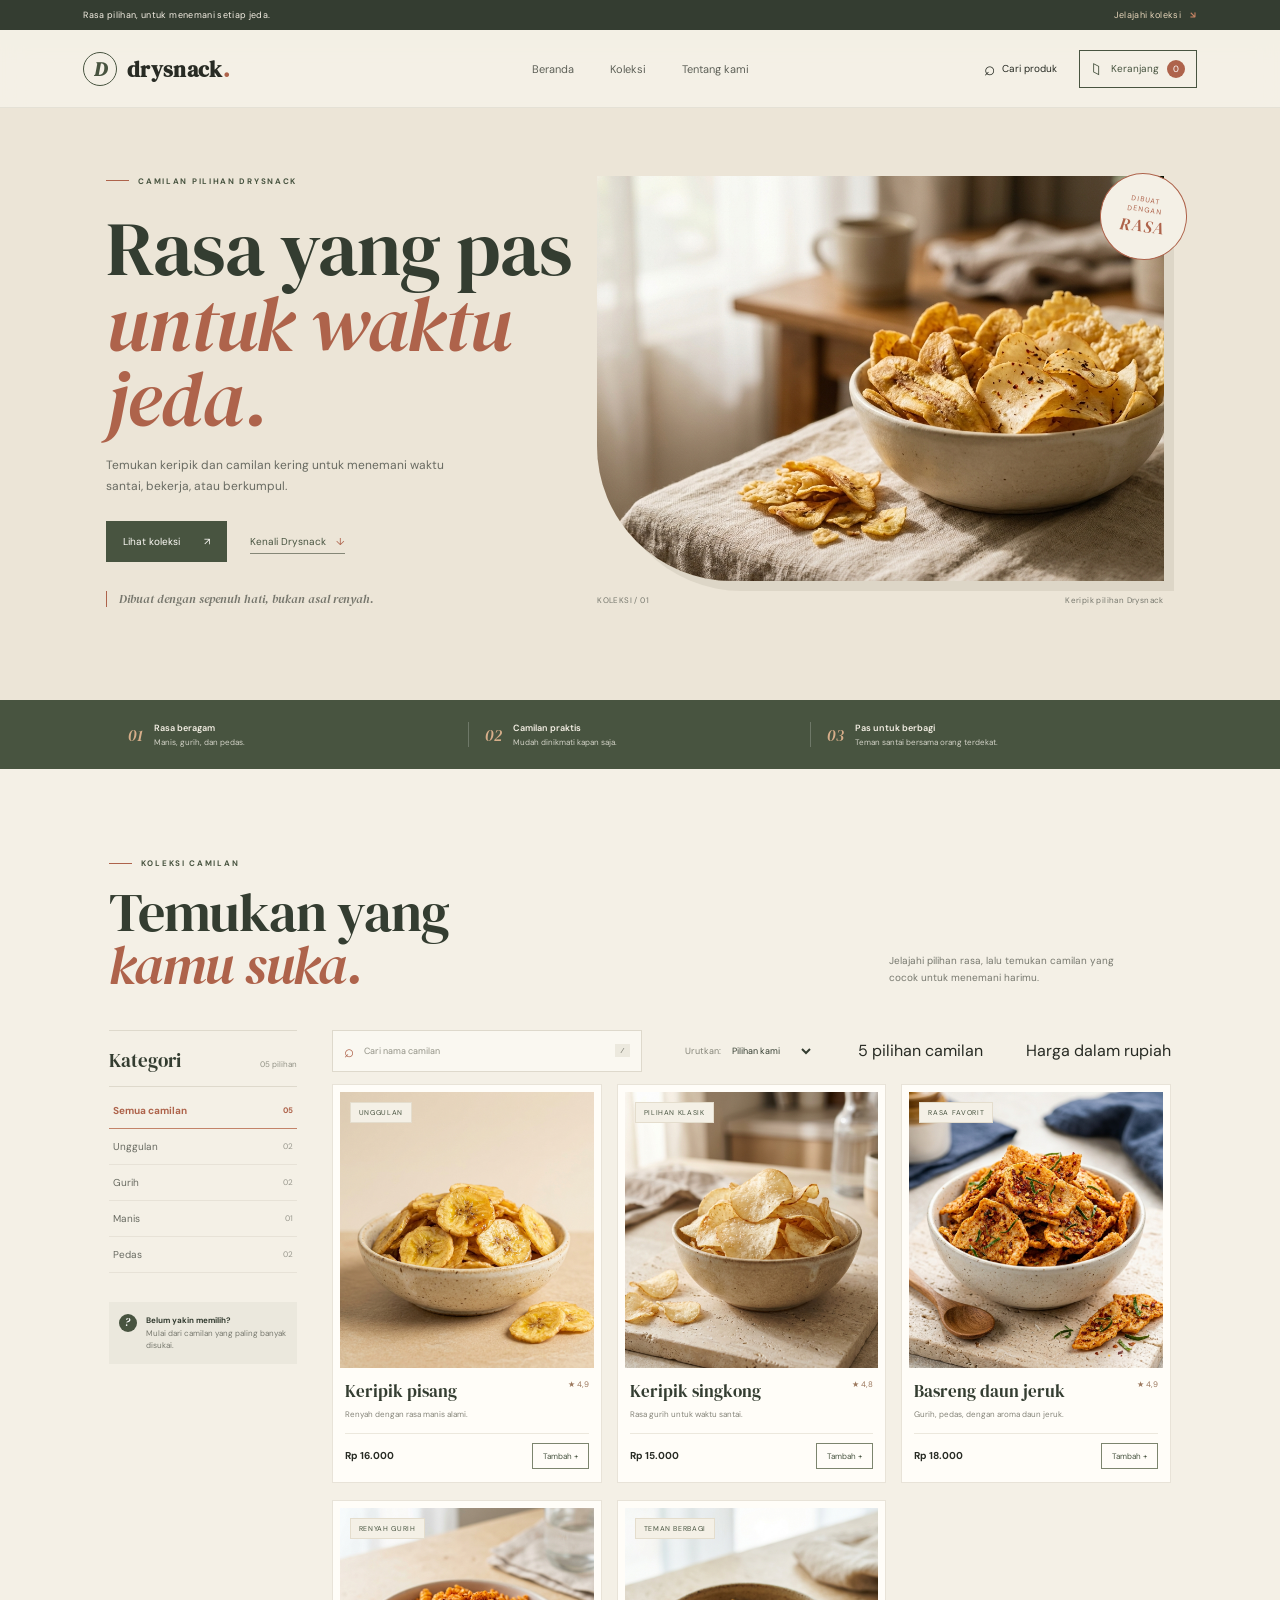
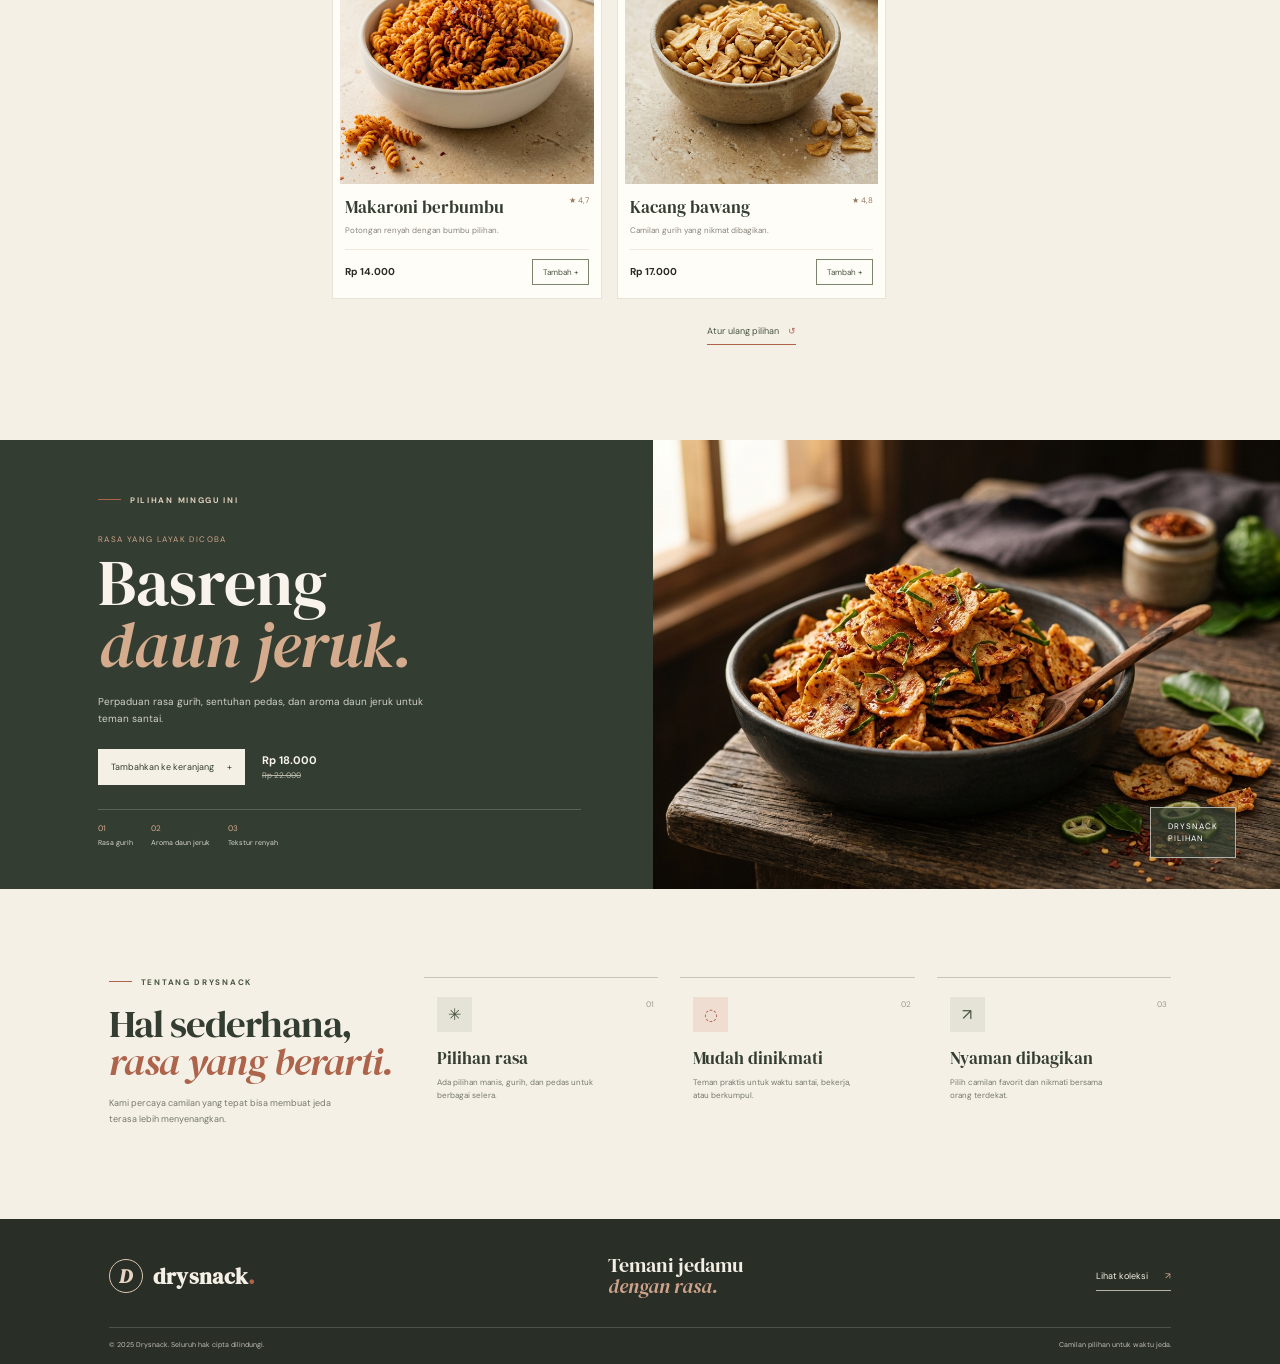
<file: index.html>
<!doctype html>
<html lang="id">

<head>
  <meta charset="UTF-8" />
  <meta name="viewport" content="width=device-width, initial-scale=1.0" />
  <meta name="theme-color" content="#f4f0e6" />
  <meta name="description"
    content="Temukan pilihan camilan kering Drysnack untuk menemani waktu santai, bekerja, atau berkumpul." />
  <title>Drysnack — Pilihan Camilan untuk Waktu Jeda</title>
  <link rel="icon" type="image/svg+xml" href="./public/drysnack-mark.svg" />
  <link rel="preconnect" href="https://fonts.googleapis.com" />
  <link rel="preconnect" href="https://fonts.gstatic.com" crossorigin />
  <link
    href="https://fonts.googleapis.com/css2?family=DM+Sans:wght@400;500;600;700&family=DM+Serif+Display:ital@0;1&display=swap"
    rel="stylesheet" />
  <link rel="stylesheet" href="./styles.css" />
</head>

<body>
  <div class="announcement"><span>Rasa pilihan, untuk menemani setiap jeda.</span><a href="#menu">Jelajahi koleksi
      <b>↘</b></a></div>
  <header class="site-header" id="top">
    <a class="brand" href="#top" aria-label="Drysnack — beranda"><span class="brand-mark">D</span><span>drysnack<span
          class="brand-dot">.</span></span></a>
    <nav class="main-nav" aria-label="Navigasi utama">
      <a href="#top">Beranda</a><a href="#menu">Koleksi</a><a href="#cerita">Tentang kami</a>
    </nav>
    <div class="header-actions">
      <a class="header-search-link" href="#menu" aria-label="Cari camilan"><span>⌕</span><span class="search-label">Cari
          produk</span></a>
      <button class="basket-trigger cart-button" aria-label="Buka keranjang"><span class="cart-icon"
          aria-hidden="true">▱</span><span class="cart-button-label">Keranjang</span><span
          class="cart-count">0</span></button>
    </div>
    <button class="mobile-menu" aria-label="Buka navigasi" aria-expanded="false">☰</button>
  </header>

  <main>
    <section class="hero" aria-labelledby="hero-title">
      <div class="hero-copy">
        <p class="eyebrow"><span class="eyebrow-line"></span> CAMILAN PILIHAN DRYSNACK</p>
        <h1 id="hero-title">Rasa yang pas<br /><em>untuk waktu jeda.</em></h1>
        <p class="hero-description">Temukan keripik dan camilan kering untuk menemani waktu santai, bekerja, atau
          berkumpul.</p>
        <div class="hero-actions"><a class="button button-primary" href="#menu">Lihat koleksi <span>↗</span></a><a
            class="hero-secondary" href="#cerita">Kenali Drysnack <span>↓</span></a></div>
        <p class="hero-note">Dibuat dengan sepenuh hati, bukan asal renyah.</p>
      </div>
      <div class="hero-art">
        <div class="hero-art-frame"><img src="./images/hero.jpg"
            alt="Aneka keripik kering tersaji dalam mangkuk" fetchpriority="high" /></div>
        <div class="hero-art-label"><span>KOLEKSI / 01</span><span>Keripik pilihan Drysnack</span></div>
        <span class="hero-seal">DIBUAT<br />DENGAN<br /><b>RASA</b></span>
      </div>
    </section>

    <section class="benefit-strip" aria-label="Keunggulan Drysnack">
      <div><span class="benefit-mark">01</span>
        <p><b>Rasa beragam</b><small>Manis, gurih, dan pedas.</small></p>
      </div>
      <div><span class="benefit-mark">02</span>
        <p><b>Camilan praktis</b><small>Mudah dinikmati kapan saja.</small></p>
      </div>
      <div><span class="benefit-mark">03</span>
        <p><b>Pas untuk berbagi</b><small>Teman santai bersama orang terdekat.</small></p>
      </div>
    </section>

    <section class="catalog" id="menu">
      <div class="catalog-intro">
        <div>
          <p class="eyebrow"><span class="eyebrow-line"></span> KOLEKSI CAMILAN</p>
          <h2>Temukan yang<br /><em>kamu suka.</em></h2>
        </div>
        <p>Jelajahi pilihan rasa, lalu temukan camilan yang cocok untuk menemani harimu.</p>
      </div>
      <div class="shop-layout">
        <aside class="filter-panel" aria-label="Filter produk">
          <div class="filter-heading">
            <h3>Kategori</h3><span id="filter-count">05 pilihan</span>
          </div>
          <div class="category-row" role="group" aria-label="Pilih kategori camilan">
            <button class="category-chip active" data-category="Semua" aria-pressed="true"><span>Semua
                camilan</span><span class="chip-count">05</span></button>
            <button class="category-chip" data-category="Favorit" aria-pressed="false"><span>Unggulan</span><span
                class="chip-count">02</span></button>
            <button class="category-chip" data-category="Gurih" aria-pressed="false"><span>Gurih</span><span
                class="chip-count">02</span></button>
            <button class="category-chip" data-category="Manis" aria-pressed="false"><span>Manis</span><span
                class="chip-count">01</span></button>
            <button class="category-chip" data-category="Pedas" aria-pressed="false"><span>Pedas</span><span
                class="chip-count">02</span></button>
          </div>
          <div class="filter-note"><span>?</span>
            <p><b>Belum yakin memilih?</b><br />Mulai dari camilan yang paling banyak disukai.</p>
          </div>
        </aside>
        <div class="shop-content">
          <div class="shop-toolbar">
            <label class="search-box"><span aria-hidden="true">⌕</span><input id="product-search" type="search"
                placeholder="Cari nama camilan" aria-label="Cari nama camilan" /><kbd>/</kbd></label>
            <label class="sort-control"><span>Urutkan:</span><select id="sort-products" aria-label="Urutkan produk">
                <option value="featured">Pilihan kami</option>
                <option value="price-low">Harga terendah</option>
                <option value="price-high">Harga tertinggi</option>
                <option value="name">Nama A–Z</option>
              </select></label>
          </digit 
          <div class="results-line"><span id="catalog-count">05 pilihan camilan</span><span>Harga dalam rupiah</span>
          </div>
          <div class="product-grid" id="product-grid" aria-live="polite"></div>
          <button class="text-link" id="more-products">Atur ulang pilihan <span>↺</span></button>
        </div>
      </div>
    </section>

    <section class="promo" id="promo">
      <div class="promo-copy">
        <p class="eyebrow light"><span class="eyebrow-line"></span> PILIHAN MINGGU INI</p>
        <p class="promo-overline">RASA YANG LAYAK DICOBA</p>
        <h2>Basreng<br /><em>daun jeruk.</em></h2>
        <p class="promo-description">Perpaduan rasa gurih, sentuhan pedas, dan aroma daun jeruk untuk teman santai.</p>
        <div class="promo-order"><button class="button button-light" data-add="basreng">Tambahkan ke keranjang
            <span>+</span></button>
          <div class="promo-price"><strong>Rp 18.000</strong><del>Rp 22.000</del></div>
        </div>
        <div class="promo-details"><span>01 <b>Rasa gurih</b></span><span>02 <b>Aroma daun jeruk</b></span><span>03
            <b>Tekstur renyah</b></span></div>
      </div>
      <div class="promo-image" role="img" aria-label="Camilan kering Drysnack tersaji di atas meja"><span
          class="promo-image-label">DRYSNACK<br />PILIHAN</span></div>
    </section>

    <section class="story" id="cerita">
      <div class="story-heading">
        <p class="eyebrow"><span class="eyebrow-line"></span> TENTANG DRYSNACK</p>
        <h2>Hal sederhana,<br /><em>rasa yang berarti.</em></h2>
        <p>Kami percaya camilan yang tepat bisa membuat jeda terasa lebih menyenangkan.</p>
      </div>
      <div class="story-card"><span class="story-number">01</span><span class="story-icon">✳</span>
        <h3>Pilihan rasa</h3>
        <p>Ada pilihan manis, gurih, dan pedas untuk berbagai selera.</p>
      </div>
      <div class="story-card"><span class="story-number">02</span><span class="story-icon">◌</span>
        <h3>Mudah dinikmati</h3>
        <p>Teman praktis untuk waktu santai, bekerja, atau berkumpul.</p>
      </div>
      <div class="story-card"><span class="story-number">03</span><span class="story-icon">↗</span>
        <h3>Nyaman dibagikan</h3>
        <p>Pilih camilan favorit dan nikmati bersama orang terdekat.</p>
      </div>
    </section>
  </main>

  <footer class="site-footer">
    <div class="footer-top"><a class="brand brand-footer" href="#top"><span
          class="brand-mark">D</span><span>drysnack<span class="brand-dot">.</span></span></a>
      <p>Temani jedamu<br /><em>dengan rasa.</em></p><a href="#menu" class="footer-cta">Lihat koleksi <span>↗</span></a>
    </div>
    <div class="footer-bottom"><span>© 2025 Drysnack. Seluruh hak cipta dilindungi.</span><span>Camilan pilihan untuk
        waktu jeda.</span></div>
  </footer>

  <div class="drawer-backdrop" id="drawer-backdrop"></div>
  <aside class="cart-drawer" id="cart-drawer" aria-label="Keranjang belanja" aria-hidden="true">
    <div class="drawer-head">
      <div>
        <p class="eyebrow">PESANAN ANDA</p>
        <h2>Keranjang <em>belanja</em></h2>
      </div><button class="close-drawer" aria-label="Tutup keranjang">×</button>
    </div>
    <div class="cart-items" id="cart-items"></div>
    <div class="cart-empty" id="cart-empty"><span>◌</span>
      <h3>Keranjang masih kosong</h3>
      <p>Pilih camilan untuk mulai menyusun pesanan.</p><button class="button button-primary close-and-shop">Jelajahi
        produk <span>↗</span></button>
    </div>
    <div class="cart-footer" id="cart-footer">
      <div class="subtotal"><span>Subtotal</span><strong id="cart-subtotal">Rp 0</strong></div>
      <p>Biaya pengiriman belum termasuk.</p><button class="button button-primary checkout-trigger">Lanjutkan pemesanan
        <span>↗</span></button>
    </div>
  </aside>

  <dialog class="checkout-dialog" id="checkout-dialog">
    <button class="dialog-close" aria-label="Tutup formulir">×</button>
    <p class="eyebrow"><span class="eyebrow-line"></span> RINGKASAN PESANAN</p>
    <h2>Informasi <em>pengiriman</em></h2>
    <form id="checkout-form">
      <label>Nama lengkap<input name="name" required placeholder="Masukkan nama lengkap" /></label>
      <label>Nomor WhatsApp<input name="phone" type="tel" required placeholder="Contoh: 0812 3456 7890" /></label>
      <label>Alamat pengiriman<textarea name="address" required rows="3"
          placeholder="Nama jalan, nomor rumah, kota"></textarea></label>
      <div class="checkout-total"><span>Total sementara</span><strong id="checkout-total">Rp 0</strong></div>
      <button class="button button-primary" type="submit">Konfirmasi pesanan <span>↗</span></button>
    </form>
    <p class="checkout-note">Formulir ini merupakan simulasi dan belum memproses pembayaran atau pengiriman.</p>
  </dialog>
  <div class="toast" id="toast" role="status" aria-live="polite"></div>
  <script src="./app.js" defer></script>
</body>

</html>
</file>
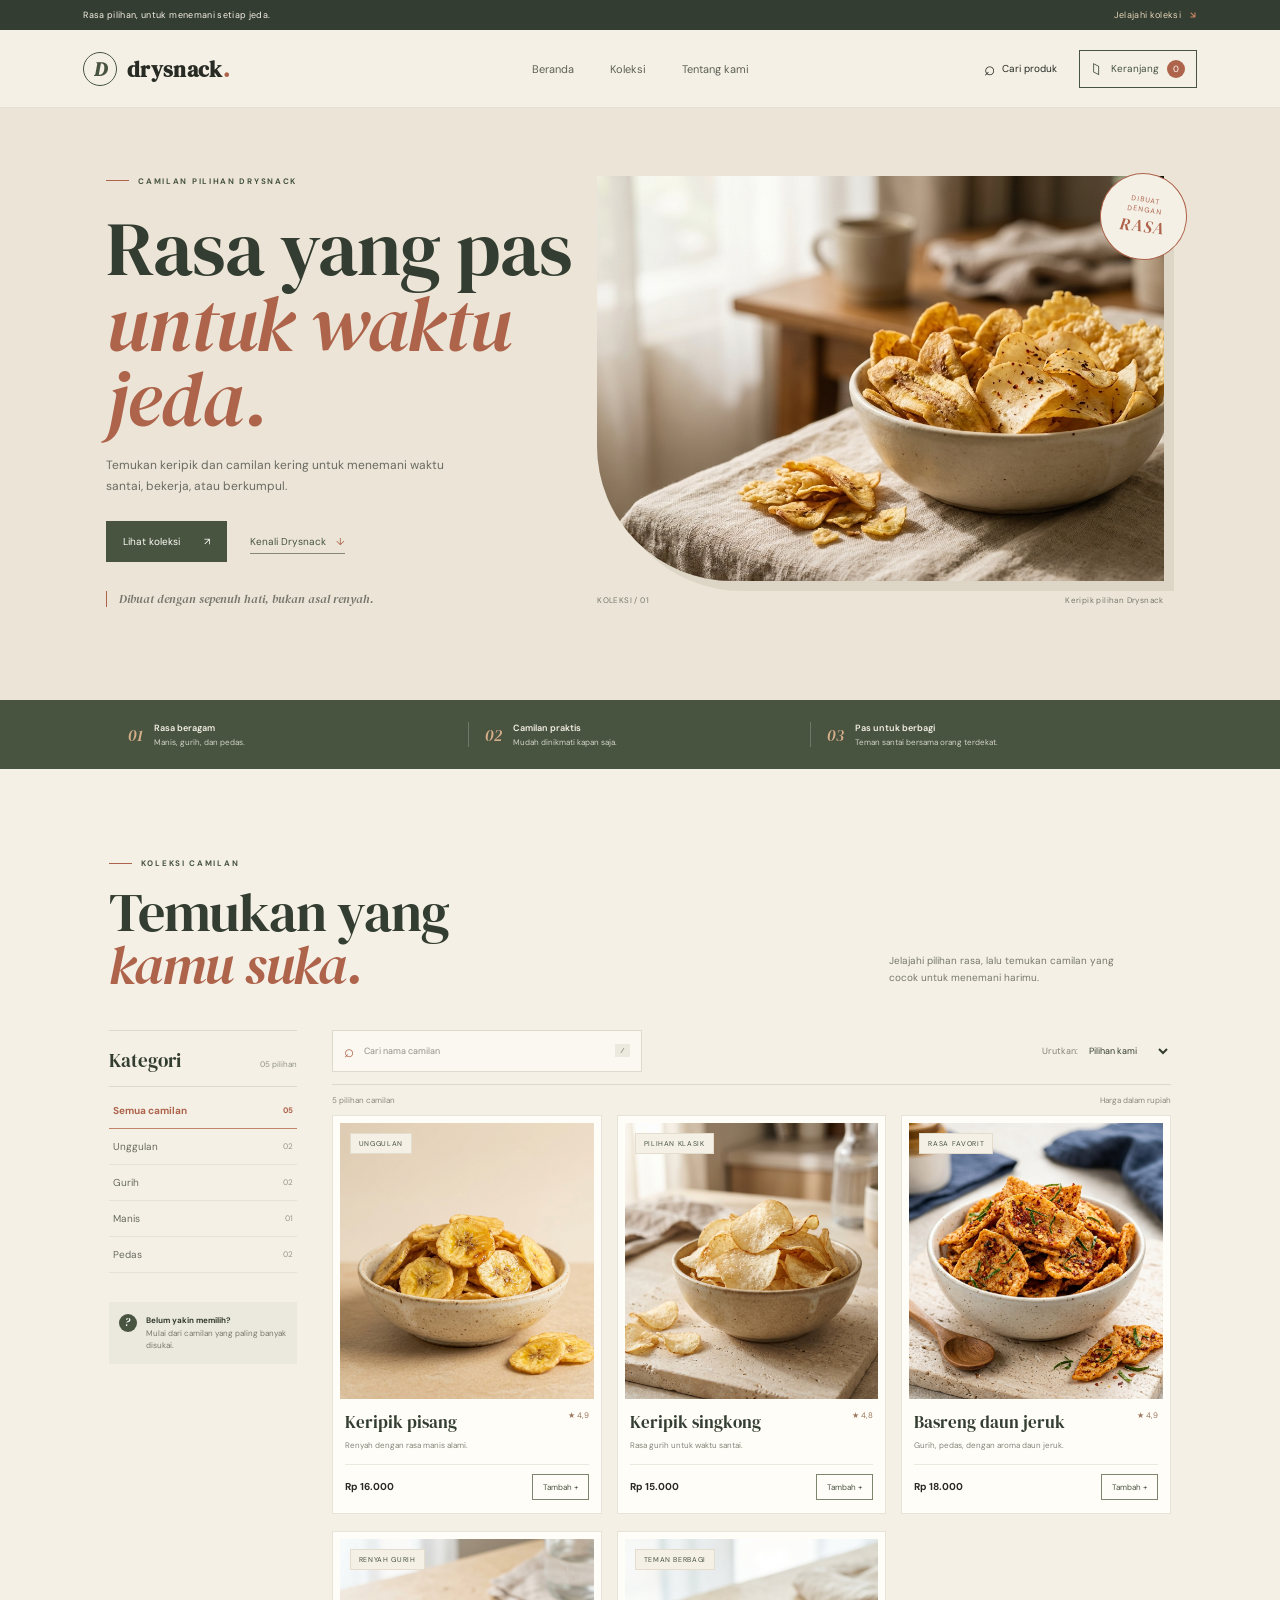
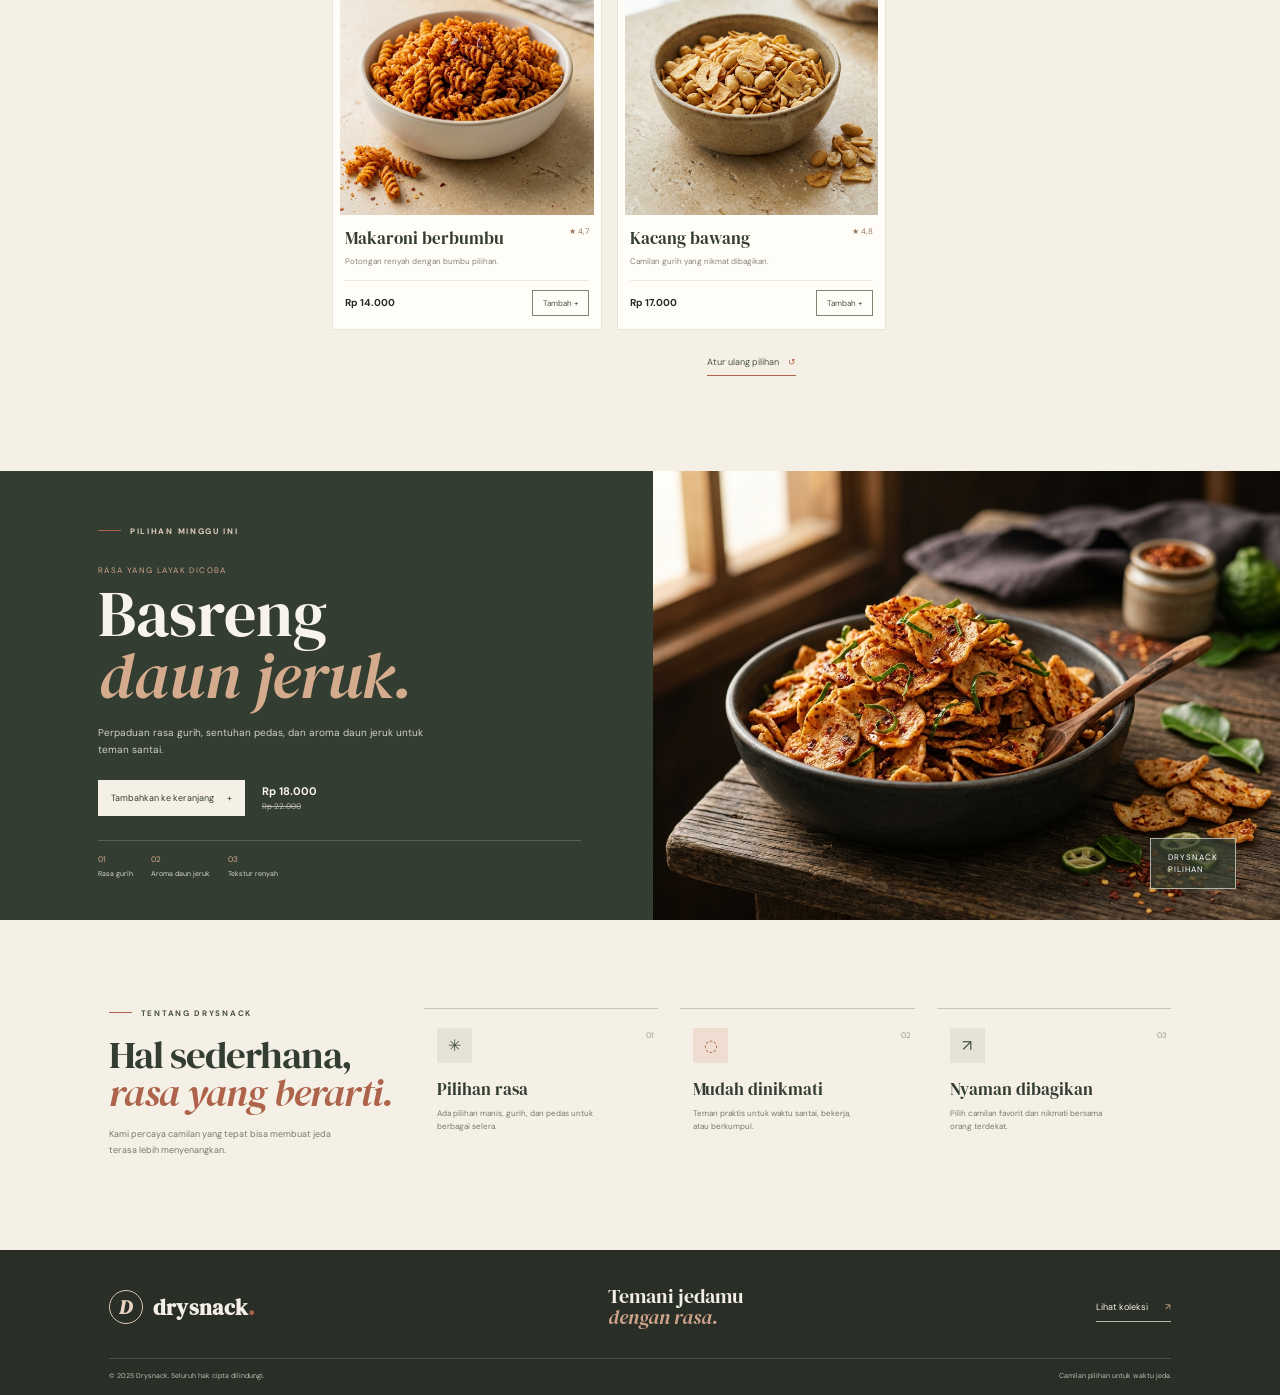
<file: public/index.html>
<!doctype html>
<html lang="id">

<head>
  <meta charset="UTF-8" />
  <meta name="viewport" content="width=device-width, initial-scale=1.0" />
  <meta name="theme-color" content="#f4f0e6" />
  <meta name="description"
    content="Temukan pilihan camilan kering Drysnack untuk menemani waktu santai, bekerja, atau berkumpul." />
  <title>Drysnack — Pilihan Camilan untuk Waktu Jeda</title>
  <link rel="icon" type="image/svg+xml" href="./public/drysnack-mark.svg" />
  <link rel="preconnect" href="https://fonts.googleapis.com" />
  <link rel="preconnect" href="https://fonts.gstatic.com" crossorigin />
  <link
    href="https://fonts.googleapis.com/css2?family=DM+Sans:wght@400;500;600;700&family=DM+Serif+Display:ital@0;1&display=swap"
    rel="stylesheet" />
  <link rel="stylesheet" href="./styles.css" />
</head>

<body>
  <div class="announcement"><span>Rasa pilihan, untuk menemani setiap jeda.</span><a href="#menu">Jelajahi koleksi
      <b>↘</b></a></div>
  <header class="site-header" id="top">
    <a class="brand" href="#top" aria-label="Drysnack — beranda"><span class="brand-mark">D</span><span>drysnack<span
          class="brand-dot">.</span></span></a>
    <nav class="main-nav" aria-label="Navigasi utama">
      <a href="#top">Beranda</a><a href="#menu">Koleksi</a><a href="#cerita">Tentang kami</a>
    </nav>
    <div class="header-actions">
      <a class="header-search-link" href="#menu" aria-label="Cari camilan"><span>⌕</span><span class="search-label">Cari
          produk</span></a>
      <button class="basket-trigger cart-button" aria-label="Buka keranjang"><span class="cart-icon"
          aria-hidden="true">▱</span><span class="cart-button-label">Keranjang</span><span
          class="cart-count">0</span></button>
    </div>
    <button class="mobile-menu" aria-label="Buka navigasi" aria-expanded="false">☰</button>
  </header>

  <main>
    <section class="hero" aria-labelledby="hero-title">
      <div class="hero-copy">
        <p class="eyebrow"><span class="eyebrow-line"></span> CAMILAN PILIHAN DRYSNACK</p>
        <h1 id="hero-title">Rasa yang pas<br /><em>untuk waktu jeda.</em></h1>
        <p class="hero-description">Temukan keripik dan camilan kering untuk menemani waktu santai, bekerja, atau
          berkumpul.</p>
        <div class="hero-actions"><a class="button button-primary" href="#menu">Lihat koleksi <span>↗</span></a><a
            class="hero-secondary" href="#cerita">Kenali Drysnack <span>↓</span></a></div>
        <p class="hero-note">Dibuat dengan sepenuh hati, bukan asal renyah.</p>
      </div>
      <div class="hero-art">
        <div class="hero-art-frame"><img src="./images/hero.jpg"
            alt="Aneka keripik kering tersaji dalam mangkuk" fetchpriority="high" /></div>
        <div class="hero-art-label"><span>KOLEKSI / 01</span><span>Keripik pilihan Drysnack</span></div>
        <span class="hero-seal">DIBUAT<br />DENGAN<br /><b>RASA</b></span>
      </div>
    </section>

    <section class="benefit-strip" aria-label="Keunggulan Drysnack">
      <div><span class="benefit-mark">01</span>
        <p><b>Rasa beragam</b><small>Manis, gurih, dan pedas.</small></p>
      </div>
      <div><span class="benefit-mark">02</span>
        <p><b>Camilan praktis</b><small>Mudah dinikmati kapan saja.</small></p>
      </div>
      <div><span class="benefit-mark">03</span>
        <p><b>Pas untuk berbagi</b><small>Teman santai bersama orang terdekat.</small></p>
      </div>
    </section>

    <section class="catalog" id="menu">
      <div class="catalog-intro">
        <div>
          <p class="eyebrow"><span class="eyebrow-line"></span> KOLEKSI CAMILAN</p>
          <h2>Temukan yang<br /><em>kamu suka.</em></h2>
        </div>
        <p>Jelajahi pilihan rasa, lalu temukan camilan yang cocok untuk menemani harimu.</p>
      </div>
      <div class="shop-layout">
        <aside class="filter-panel" aria-label="Filter produk">
          <div class="filter-heading">
            <h3>Kategori</h3><span id="filter-count">05 pilihan</span>
          </div>
          <div class="category-row" role="group" aria-label="Pilih kategori camilan">
            <button class="category-chip active" data-category="Semua" aria-pressed="true"><span>Semua
                camilan</span><span class="chip-count">05</span></button>
            <button class="category-chip" data-category="Favorit" aria-pressed="false"><span>Unggulan</span><span
                class="chip-count">02</span></button>
            <button class="category-chip" data-category="Gurih" aria-pressed="false"><span>Gurih</span><span
                class="chip-count">02</span></button>
            <button class="category-chip" data-category="Manis" aria-pressed="false"><span>Manis</span><span
                class="chip-count">01</span></button>
            <button class="category-chip" data-category="Pedas" aria-pressed="false"><span>Pedas</span><span
                class="chip-count">02</span></button>
          </div>
          <div class="filter-note"><span>?</span>
            <p><b>Belum yakin memilih?</b><br />Mulai dari camilan yang paling banyak disukai.</p>
          </div>
        </aside>
        <div class="shop-content">
          <div class="shop-toolbar">
            <label class="search-box"><span aria-hidden="true">⌕</span><input id="product-search" type="search"
                placeholder="Cari nama camilan" aria-label="Cari nama camilan" /><kbd>/</kbd></label>
            <label class="sort-control"><span>Urutkan:</span><select id="sort-products" aria-label="Urutkan produk">
                <option value="featured">Pilihan kami</option>
                <option value="price-low">Harga terendah</option>
                <option value="price-high">Harga tertinggi</option>
                <option value="name">Nama A–Z</option>
              </select></label>
          </div>
          <div class="results-line"><span id="catalog-count">05 pilihan camilan</span><span>Harga dalam rupiah</span>
          </div>
          <div class="product-grid" id="product-grid" aria-live="polite"></div>
          <button class="text-link" id="more-products">Atur ulang pilihan <span>↺</span></button>
        </div>
      </div>
    </section>

    <section class="promo" id="promo">
      <div class="promo-copy">
        <p class="eyebrow light"><span class="eyebrow-line"></span> PILIHAN MINGGU INI</p>
        <p class="promo-overline">RASA YANG LAYAK DICOBA</p>
        <h2>Basreng<br /><em>daun jeruk.</em></h2>
        <p class="promo-description">Perpaduan rasa gurih, sentuhan pedas, dan aroma daun jeruk untuk teman santai.</p>
        <div class="promo-order"><button class="button button-light" data-add="basreng">Tambahkan ke keranjang
            <span>+</span></button>
          <div class="promo-price"><strong>Rp 18.000</strong><del>Rp 22.000</del></div>
        </div>
        <div class="promo-details"><span>01 <b>Rasa gurih</b></span><span>02 <b>Aroma daun jeruk</b></span><span>03
            <b>Tekstur renyah</b></span></div>
      </div>
      <div class="promo-image" role="img" aria-label="Camilan kering Drysnack tersaji di atas meja"><span
          class="promo-image-label">DRYSNACK<br />PILIHAN</span></div>
    </section>

    <section class="story" id="cerita">
      <div class="story-heading">
        <p class="eyebrow"><span class="eyebrow-line"></span> TENTANG DRYSNACK</p>
        <h2>Hal sederhana,<br /><em>rasa yang berarti.</em></h2>
        <p>Kami percaya camilan yang tepat bisa membuat jeda terasa lebih menyenangkan.</p>
      </div>
      <div class="story-card"><span class="story-number">01</span><span class="story-icon">✳</span>
        <h3>Pilihan rasa</h3>
        <p>Ada pilihan manis, gurih, dan pedas untuk berbagai selera.</p>
      </div>
      <div class="story-card"><span class="story-number">02</span><span class="story-icon">◌</span>
        <h3>Mudah dinikmati</h3>
        <p>Teman praktis untuk waktu santai, bekerja, atau berkumpul.</p>
      </div>
      <div class="story-card"><span class="story-number">03</span><span class="story-icon">↗</span>
        <h3>Nyaman dibagikan</h3>
        <p>Pilih camilan favorit dan nikmati bersama orang terdekat.</p>
      </div>
    </section>
  </main>

  <footer class="site-footer">
    <div class="footer-top"><a class="brand brand-footer" href="#top"><span
          class="brand-mark">D</span><span>drysnack<span class="brand-dot">.</span></span></a>
      <p>Temani jedamu<br /><em>dengan rasa.</em></p><a href="#menu" class="footer-cta">Lihat koleksi <span>↗</span></a>
    </div>
    <div class="footer-bottom"><span>© 2025 Drysnack. Seluruh hak cipta dilindungi.</span><span>Camilan pilihan untuk
        waktu jeda.</span></div>
  </footer>

  <div class="drawer-backdrop" id="drawer-backdrop"></div>
  <aside class="cart-drawer" id="cart-drawer" aria-label="Keranjang belanja" aria-hidden="true">
    <div class="drawer-head">
      <div>
        <p class="eyebrow">PESANAN ANDA</p>
        <h2>Keranjang <em>belanja</em></h2>
      </div><button class="close-drawer" aria-label="Tutup keranjang">×</button>
    </div>
    <div class="cart-items" id="cart-items"></div>
    <div class="cart-empty" id="cart-empty"><span>◌</span>
      <h3>Keranjang masih kosong</h3>
      <p>Pilih camilan untuk mulai menyusun pesanan.</p><button class="button button-primary close-and-shop">Jelajahi
        produk <span>↗</span></button>
    </div>
    <div class="cart-footer" id="cart-footer">
      <div class="subtotal"><span>Subtotal</span><strong id="cart-subtotal">Rp 0</strong></div>
      <p>Biaya pengiriman belum termasuk.</p><button class="button button-primary checkout-trigger">Lanjutkan pemesanan
        <span>↗</span></button>
    </div>
  </aside>

  <dialog class="checkout-dialog" id="checkout-dialog">
    <button class="dialog-close" aria-label="Tutup formulir">×</button>
    <p class="eyebrow"><span class="eyebrow-line"></span> RINGKASAN PESANAN</p>
    <h2>Informasi <em>pengiriman</em></h2>
    <form id="checkout-form">
      <label>Nama lengkap<input name="name" required placeholder="Masukkan nama lengkap" /></label>
      <label>Nomor WhatsApp<input name="phone" type="tel" required placeholder="Contoh: 0812 3456 7890" /></label>
      <label>Alamat pengiriman<textarea name="address" required rows="3"
          placeholder="Nama jalan, nomor rumah, kota"></textarea></label>
      <div class="checkout-total"><span>Total sementara</span><strong id="checkout-total">Rp 0</strong></div>
      <button class="button button-primary" type="submit">Konfirmasi pesanan <span>↗</span></button>
    </form>
    <p class="checkout-note">Formulir ini merupakan simulasi dan belum memproses pembayaran atau pengiriman.</p>
  </dialog>
  <div class="toast" id="toast" role="status" aria-live="polite"></div>
  <script src="./app.js" defer></script>
</body>

</html>
</file>
<file: styles.css>
@import url("https://fonts.googleapis.com/css2?family=DM+Sans:wght@400;500;600;700&family=DM+Serif+Display:ital@0;1&display=swap");
:root {
  --paper: #f4f0e6;
  --white: #fffdf8;
  --ink: #282b24;
  --muted: #77786e;
  --line: #ded9cc;
  --olive: #485440;
  --olive-dark: #343d31;
  --clay: #ae634b;
  --clay-light: #ead2c4;
  --sage: #dfe2d5;
  --sand: #e8ddc8;
  --display: "DM Serif Display", Georgia, serif;
  --body: "DM Sans", Arial, sans-serif;
}
* {
  box-sizing: border-box;
}
html {
  scroll-behavior: smooth;
  scroll-padding-top: 95px;
}
body {
  margin: 0;
  background: var(--paper);
  color: var(--ink);
  font-family: var(--body);
  -webkit-font-smoothing: antialiased;
}
button,
a,
input,
select,
textarea {
  font: inherit;
}
button {
  cursor: pointer;
}
a {
  color: inherit;
  text-decoration: none;
}
button:focus-visible,
a:focus-visible,
input:focus-visible,
select:focus-visible,
textarea:focus-visible {
  outline: 2px solid var(--clay);
  outline-offset: 3px;
}
.announcement {
  height: 30px;
  padding: 0 6.5%;
  display: flex;
  justify-content: space-between;
  align-items: center;
  background: var(--olive-dark);
  color: #f6f0e5;
  font-size: 9px;
  letter-spacing: 0.35px;
}
.announcement a {
  color: #e5d4b9;
}
.announcement b {
  color: #c78464;
  margin-left: 7px;
}
.site-header {
  height: 78px;
  padding: 0 6.5%;
  position: sticky;
  top: 0;
  z-index: 9;
  width: 100%;
  display: flex;
  align-items: center;
  justify-content: space-between;
  background: #f4f0e6ed;
  backdrop-filter: blur(14px);
  border-bottom: 1px solid #282b2414;
}
.brand {
  display: flex;
  align-items: center;
  gap: 10px;
  font: 600 22px var(--display);
  letter-spacing: 0.3px;
}
.brand-mark {
  display: grid;
  place-items: center;
  width: 34px;
  height: 34px;
  border: 1px solid var(--olive);
  border-radius: 50%;
  color: var(--olive);
  font: 600 20px var(--display);
  font-style: italic;
}
.brand-dot {
  color: var(--clay);
}
.main-nav {
  display: flex;
  gap: 36px;
  position: absolute;
  left: 50%;
  transform: translateX(-50%);
  font-size: 11px;
  color: #5e6058;
}
.main-nav a {
  transition: color 0.2s;
}
.main-nav a:hover {
  color: var(--clay);
}
.header-actions {
  display: flex;
  align-items: center;
  gap: 22px;
}
.header-search-link {
  display: flex;
  align-items: center;
  gap: 7px;
  font-size: 10px;
  color: var(--ink);
}
.header-search-link > span:first-child {
  font-size: 19px;
}
.cart-button {
  display: flex;
  align-items: center;
  gap: 8px;
  padding: 9px 11px;
  border: 1px solid var(--olive);
  background: transparent;
  color: var(--olive);
  font-size: 10px;
  transition:
    background 0.2s,
    color 0.2s;
}
.cart-button:hover {
  background: var(--olive);
  color: white;
}
.cart-icon {
  font-size: 16px;
  line-height: 10px;
  transform: rotate(90deg);
}
.cart-count {
  display: grid;
  place-items: center;
  width: 18px;
  height: 18px;
  border-radius: 50%;
  background: var(--clay);
  color: white;
  font-size: 9px;
}
.mobile-menu {
  display: none;
  background: none;
  border: 0;
  color: var(--ink);
  font-size: 20px;
}
.hero {
  position: relative;
  display: grid;
  grid-template-columns: 0.92fr 1.08fr;
  align-items: center;
  min-height: 570px;
  padding: 60px 8.3%;
  background: #ece5d7;
  overflow: hidden;
}
.hero-copy {
  position: relative;
  z-index: 2;
  padding: 5px 0 30px;
}
.eyebrow {
  display: flex;
  align-items: center;
  gap: 9px;
  margin: 0;
  color: var(--olive);
  font-size: 8px;
  font-weight: 700;
  letter-spacing: 1.7px;
}
.eyebrow-line {
  display: block;
  width: 23px;
  height: 1px;
  background: var(--clay);
}
.hero h1,
.catalog-intro h2,
.story-heading h2 {
  margin: 25px 0 0;
  font: 400 clamp(48px, 6vw, 78px)/0.98 var(--display);
  letter-spacing: -1.1px;
  color: var(--olive-dark);
}
.hero h1 em,
.catalog-intro h2 em,
.story-heading h2 em {
  font-weight: 400;
  color: var(--clay);
}
.hero-description {
  max-width: 360px;
  margin: 19px 0 24px;
  color: #696b62;
  font-size: 12px;
  line-height: 1.75;
}
.hero-actions {
  display: flex;
  align-items: center;
  gap: 23px;
}
.button {
  display: inline-flex;
  align-items: center;
  justify-content: space-between;
  gap: 24px;
  padding: 13px 16px;
  border: 1px solid transparent;
  font-size: 10px;
  transition:
    background 0.2s,
    color 0.2s,
    border 0.2s;
}
.button-primary {
  background: var(--olive);
  color: #fffdf8;
}
.button-primary:hover {
  background: var(--olive-dark);
}
.button-light {
  background: var(--paper);
  color: var(--olive-dark);
}
.button-light:hover {
  background: var(--clay-light);
}
.hero-secondary {
  font-size: 10px;
  color: var(--olive);
  border-bottom: 1px solid #858777;
  padding: 5px 0;
}
.hero-secondary span {
  margin-left: 7px;
  color: var(--clay);
}
.hero-note {
  margin: 29px 0 0;
  padding-left: 12px;
  border-left: 1px solid var(--clay);
  color: #77776d;
  font: italic 12px var(--display);
}
.hero-art {
  position: relative;
  padding: 8px 10px 35px 0;
}
.hero-art-frame {
  height: 405px;
  overflow: hidden;
  background: var(--sand);
  border-radius: 0 0 0 135px;
  box-shadow: 10px 10px 0 #b5b09f4a;
}
.hero-art-frame img {
  width: 100%;
  height: 100%;
  object-fit: cover;
  display: block;
  transition: transform 0.7s;
}
.hero-art-frame:hover img {
  transform: scale(1.035);
}
.hero-art-label {
  display: flex;
  justify-content: space-between;
  margin-top: 14px;
  color: #77786e;
  font-size: 8px;
  letter-spacing: 0.4px;
}
.hero-seal {
  position: absolute;
  top: 5px;
  right: -13px;
  width: 87px;
  height: 87px;
  border: 1px solid var(--clay);
  border-radius: 50%;
  display: grid;
  align-content: center;
  text-align: center;
  color: var(--clay);
  font-size: 7px;
  line-height: 1.35;
  letter-spacing: 1px;
  background: var(--paper);
  transform: rotate(8deg);
}
.hero-seal b {
  font: italic 17px var(--display);
}
.benefit-strip {
  display: grid;
  grid-template-columns: repeat(3, 1fr);
  padding: 22px 10%;
  background: var(--olive);
  color: #f5f0e5;
}
.benefit-strip > div {
  display: flex;
  align-items: center;
  gap: 11px;
  padding: 0 16px;
  border-right: 1px solid #ffffff36;
}
.benefit-strip > div:first-child {
  padding-left: 0;
}
.benefit-strip > div:last-child {
  border: 0;
}
.benefit-mark {
  font: italic 16px var(--display);
  color: #d7ae8a;
}
.benefit-strip p {
  margin: 0;
  display: flex;
  flex-direction: column;
  gap: 3px;
}
.benefit-strip b {
  font-size: 9px;
  font-weight: 600;
}
.benefit-strip small {
  font-size: 8px;
  color: #d2d2c6;
}
.catalog {
  padding: 89px 8.5% 95px;
}
.catalog-intro {
  display: flex;
  justify-content: space-between;
  align-items: end;
  margin-bottom: 38px;
}
.catalog-intro h2,
.story-heading h2 {
  font-size: 54px;
  margin-top: 18px;
}
.catalog-intro > p {
  max-width: 250px;
  margin: 0 3% 5px 20px;
  color: var(--muted);
  font-size: 10px;
  line-height: 1.75;
}
.shop-layout {
  display: grid;
  grid-template-columns: 188px minmax(0, 1fr);
  gap: 35px;
}
.filter-panel {
  border-top: 1px solid var(--line);
  padding-top: 16px;
}
.filter-heading {
  display: flex;
  align-items: baseline;
  justify-content: space-between;
  padding-bottom: 13px;
  border-bottom: 1px solid var(--line);
}
.filter-heading h3 {
  font: 400 19px var(--display);
  margin: 0;
  color: var(--olive-dark);
}
.filter-heading > span {
  font-size: 8px;
  color: #929286;
}
.category-row {
  display: flex;
  flex-direction: column;
  padding: 6px 0;
}
.category-chip {
  width: 100%;
  display: flex;
  justify-content: space-between;
  align-items: center;
  text-align: left;
  padding: 11px 4px;
  background: transparent;
  border: 0;
  border-bottom: 1px solid #e7e2d7;
  color: #696b62;
  font-size: 10px;
  transition:
    color 0.18s,
    border 0.18s;
}
.category-chip:hover,
.category-chip.active {
  color: var(--clay);
}
.category-chip.active {
  font-weight: 700;
  border-bottom-color: #c38369;
}
.chip-count {
  font-size: 8px;
  color: #98978d;
}
.category-chip.active .chip-count {
  color: var(--clay);
}
.filter-note {
  display: flex;
  gap: 9px;
  margin-top: 23px;
  padding: 12px 10px;
  background: #ebe8dd;
}
.filter-note > span {
  display: grid;
  place-items: center;
  width: 18px;
  height: 18px;
  flex: none;
  background: var(--olive);
  color: white;
  border-radius: 50%;
  font: italic 11px var(--display);
}
.filter-note p {
  margin: 0;
  color: #78796f;
  font-size: 8px;
  line-height: 1.6;
}
.filter-note b {
  font-weight: 700;
  color: var(--olive-dark);
}
.shop-content {
  min-width: 0;
}
.shop-toolbar {
  display: flex;
  justify-content: space-between;
  align-items: center;
  gap: 15px;
  margin-bottom: 12px;
}
.search-box {
  display: flex;
  align-items: center;
  gap: 8px;
  flex: 1;
  max-width: 310px;
  padding: 9px 11px;
  border: 1px solid var(--line);
  background: #faf8f1;
}
.search-box > span {
  font-size: 17px;
  color: var(--clay);
}
.search-box input {
  width: 100%;
  min-width: 0;
  border: 0;
  outline: 0;
  background: transparent;
  color: var(--ink);
  font-size: 9px;
}
.search-box input::placeholder {
  color: #929286;
}
.search-box kbd {
  padding: 2px 5px;
  background: #ece9de;
  color: #77786e;
  font-size: 8px;
}
.sort-control {
  display: flex;
  align-items: center;
  gap: 7px;
  color: #858579;
  font-size: 9px;
}
.sort-control select {
  border: 0;
  background: transparent;
  color: var(--olive-dark);
  font-size: 9px;
  cursor: pointer;
}
.results-line {
  display: flex;
  justify-content: space-between;
  padding: 10px 0;
  border-top: 1px solid var(--line);
  color: #89897f;
  font-size: 8px;
}
.product-grid {
  display: grid;
  grid-template-columns: repeat(3, minmax(0, 1fr));
  gap: 17px 15px;
}
.product-card {
  position: relative;
  background: var(--white);
  padding: 7px 7px 13px;
  border: 1px solid #e8e3d8;
  transition:
    transform 0.25s,
    box-shadow 0.25s;
  animation: rise 0.35s both;
}
.product-card:hover {
  transform: translateY(-4px);
  box-shadow: 0 12px 25px #32342812;
}
.product-image {
  position: relative;
  overflow: hidden;
  aspect-ratio: 0.92;
  background: #ece4d6;
}
.product-card:nth-child(3n + 2) .product-image {
  background: #e4e5dc;
}
.product-card:nth-child(3n) .product-image {
  background: #efdcd1;
}
.product-image img {
  display: block;
  width: 100%;
  height: 100%;
  object-fit: cover;
  transition: transform 0.55s;
}
.product-card:hover .product-image img {
  transform: scale(1.04);
}
.product-badge {
  position: absolute;
  top: 10px;
  left: 10px;
  padding: 5px 8px;
  background: #f4f0e6;
  border: 1px solid #e4ddcd;
  color: var(--olive);
  font-size: 7px;
  letter-spacing: 0.65px;
  text-transform: uppercase;
}
.product-meta {
  padding: 11px 5px 0;
}
.product-topline {
  display: flex;
  justify-content: space-between;
  align-items: start;
  gap: 6px;
}
.product-name {
  font: 400 17px var(--display);
  color: var(--olive-dark);
  margin: 0;
}
.product-rating {
  font-size: 8px;
  color: #9a765b;
  white-space: nowrap;
}
.product-desc {
  margin: 5px 0 12px;
  color: #858479;
  font-size: 8px;
  line-height: 1.55;
  min-height: 13px;
}
.product-bottom {
  display: flex;
  justify-content: space-between;
  align-items: center;
  border-top: 1px solid #ece8dd;
  padding-top: 9px;
}
.price {
  font-size: 10px;
  font-weight: 700;
  color: var(--ink);
}
.add-button {
  padding: 7px 10px;
  border: 1px solid #7c856e;
  background: transparent;
  color: var(--olive);
  font-size: 8px;
  transition: 0.2s;
}
.add-button:hover {
  background: var(--olive);
  color: white;
}
.no-results {
  grid-column: 1/-1;
  padding: 44px 15px;
  text-align: center;
  color: var(--muted);
  font-size: 11px;
}
.text-link {
  display: block;
  margin: 19px auto 0;
  padding: 7px 0;
  border: 0;
  border-bottom: 1px solid var(--clay);
  background: transparent;
  color: var(--olive);
  font-size: 9px;
}
.text-link span {
  margin-left: 7px;
  color: var(--clay);
}
.promo {
  display: grid;
  grid-template-columns: 1.02fr 0.98fr;
  min-height: 445px;
  background: var(--olive-dark);
  color: #f8f4eb;
}
.promo-copy {
  padding: 55px 11% 42px 15%;
}
.eyebrow.light {
  color: #e0d0bd;
}
.promo-overline {
  margin: 29px 0 8px;
  color: #cfa48b;
  font-size: 8px;
  letter-spacing: 1.4px;
}
.promo-copy h2 {
  font: 400 clamp(46px, 5vw, 64px)/0.98 var(--display);
  margin: 0;
  color: #f8f4eb;
}
.promo-copy h2 em {
  font-weight: 400;
  color: #d4ab8c;
}
.promo-description {
  max-width: 340px;
  margin: 16px 0 22px;
  color: #d0d1c7;
  font-size: 10px;
  line-height: 1.7;
}
.promo-order {
  display: flex;
  align-items: center;
  gap: 17px;
}
.promo-order .button {
  font-size: 9px;
  padding: 11px 12px;
  gap: 13px;
}
.promo-price {
  display: flex;
  flex-direction: column;
  gap: 3px;
  white-space: nowrap;
}
.promo-price strong {
  font-size: 11px;
}
.promo-price del {
  font-size: 8px;
  color: #b8b8aa;
}
.promo-details {
  display: flex;
  gap: 18px;
  margin-top: 24px;
  padding-top: 13px;
  border-top: 1px solid #ffffff30;
}
.promo-details span {
  display: flex;
  flex-direction: column;
  gap: 5px;
  color: #d6a98c;
  font-size: 8px;
}
.promo-details b {
  color: #d7d7ce;
  font-size: 7px;
  font-weight: 400;
}
.promo-image {
  position: relative;
  min-height: 445px;
  background: url("./images/promo.jpg")
    center/cover no-repeat;
}
.promo-image-label {
  position: absolute;
  right: 7%;
  bottom: 7%;
  padding: 12px 17px;
  border: 1px solid #fff9;
  background: #354033b8;
  color: white;
  font-size: 8px;
  letter-spacing: 1px;
  line-height: 1.55;
}
.story {
  display: grid;
  grid-template-columns: 1.25fr repeat(3, 1fr);
  gap: 22px;
  padding: 88px 8.5% 92px;
}
.story-heading h2 {
  font-size: 39px;
}
.story-heading > p:last-child {
  max-width: 230px;
  margin: 15px 0 0;
  color: var(--muted);
  font-size: 9px;
  line-height: 1.7;
}
.story-card {
  position: relative;
  padding: 19px 13px 4px;
  border-top: 1px solid #c9c5b9;
}
.story-number {
  position: absolute;
  right: 4px;
  top: 21px;
  font-size: 8px;
  color: #9b998f;
}
.story-icon {
  display: grid;
  place-items: center;
  width: 35px;
  height: 35px;
  background: #e5e3d7;
  color: var(--olive);
  font-size: 16px;
}
.story-card:nth-child(3) .story-icon {
  background: #efddd2;
  color: var(--clay);
}
.story-card h3 {
  margin: 14px 0 6px;
  font: 400 17px var(--display);
  color: var(--olive-dark);
}
.story-card > p {
  max-width: 170px;
  margin: 0;
  color: var(--muted);
  font-size: 8px;
  line-height: 1.65;
}
.site-footer {
  padding: 36px 8.5% 15px;
  background: #292e27;
  color: #f5f0e5;
}
.footer-top {
  display: flex;
  align-items: center;
  justify-content: space-between;
  padding-bottom: 30px;
}
.brand-footer {
  color: #f5f0e5;
}
.brand-footer .brand-mark {
  border-color: #d9c8b2;
  color: #e7d5c2;
}
.footer-top > p {
  margin: 0;
  font: 400 20px/1.05 var(--display);
  color: #f3eee4;
}
.footer-top > p em {
  color: #cda28a;
}
.footer-cta {
  display: flex;
  gap: 17px;
  padding: 8px 0;
  border-bottom: 1px solid #b8b3a4;
  color: #f5f0e5;
  font-size: 9px;
}
.footer-cta span {
  color: #d9ad8f;
}
.footer-bottom {
  display: flex;
  justify-content: space-between;
  gap: 12px;
  padding-top: 12px;
  border-top: 1px solid #ffffff2b;
  color: #c2c1b6;
  font-size: 7px;
}
.drawer-backdrop {
  position: fixed;
  inset: 0;
  z-index: 10;
  background: #171a17a3;
  opacity: 0;
  visibility: hidden;
  transition:
    opacity 0.28s,
    visibility 0.28s;
}
.drawer-backdrop.open {
  opacity: 1;
  visibility: visible;
}
.cart-drawer {
  position: fixed;
  z-index: 11;
  right: 0;
  top: 0;
  width: min(420px, 100vw);
  height: 100dvh;
  display: flex;
  flex-direction: column;
  padding: 29px 25px;
  background: var(--paper);
  transform: translateX(102%);
  transition: transform 0.34s cubic-bezier(0.2, 0.8, 0.2, 1);
}
.cart-drawer.open {
  transform: translateX(0);
}
.drawer-head {
  display: flex;
  justify-content: space-between;
  align-items: start;
  padding-bottom: 20px;
  border-bottom: 1px solid var(--line);
}
.drawer-head h2,
.checkout-dialog h2 {
  margin: 7px 0 0;
  font: 400 27px/1.1 var(--display);
  color: var(--olive-dark);
}
.drawer-head h2 em,
.checkout-dialog h2 em {
  font-weight: 400;
  color: var(--clay);
}
.close-drawer,
.dialog-close {
  border: 0;
  background: transparent;
  color: var(--olive);
  font-size: 26px;
}
.cart-items {
  flex: 1;
  overflow: auto;
}
.cart-row {
  display: grid;
  grid-template-columns: 62px 1fr auto;
  gap: 13px;
  align-items: center;
  padding: 15px 0;
  border-bottom: 1px solid var(--line);
}
.cart-row img {
  width: 62px;
  height: 64px;
  object-fit: cover;
  background: var(--sand);
}
.cart-row h4 {
  margin: 0 0 5px;
  font: 400 15px var(--display);
  color: var(--olive-dark);
}
.cart-row p {
  margin: 0;
  font-size: 9px;
  color: var(--muted);
}
.quantity-control {
  display: flex;
  align-items: center;
  gap: 8px;
  margin-top: 8px;
}
.quantity-control button {
  width: 23px;
  height: 23px;
  border: 1px solid var(--line);
  border-radius: 50%;
  background: transparent;
  color: var(--olive);
  font-size: 12px;
}
.quantity-control span {
  font-size: 9px;
}
.remove-item {
  border: 0;
  background: none;
  color: var(--clay);
  font-size: 16px;
}
.cart-empty {
  margin: auto;
  text-align: center;
  max-width: 245px;
}
.cart-empty > span {
  font: italic 42px var(--display);
  color: var(--clay);
}
.cart-empty h3 {
  font: 400 19px var(--display);
  color: var(--olive-dark);
  margin: 9px 0 7px;
}
.cart-empty p {
  font-size: 10px;
  color: var(--muted);
  line-height: 1.6;
  margin: 0 0 17px;
}
.cart-empty .button {
  width: 100%;
}
.cart-footer {
  padding-top: 16px;
  border-top: 1px solid var(--line);
}
.subtotal {
  display: flex;
  justify-content: space-between;
  color: var(--olive-dark);
  font-size: 12px;
}
.cart-footer > p {
  margin: 7px 0 14px;
  color: var(--muted);
  font-size: 8px;
}
.cart-footer .button {
  width: 100%;
}
.checkout-dialog {
  position: relative;
  width: min(455px, calc(100vw - 28px));
  padding: 31px;
  border: 1px solid var(--line);
  background: var(--paper);
  color: var(--ink);
  box-shadow: 0 24px 80px #171a1733;
}
.checkout-dialog::backdrop {
  background: #171a1780;
}
.dialog-close {
  position: absolute;
  right: 17px;
  top: 14px;
}
.checkout-dialog h2 {
  margin: 12px 0 22px;
}
.checkout-dialog form {
  display: flex;
  flex-direction: column;
  gap: 12px;
}
.checkout-dialog label {
  color: var(--olive-dark);
  font-size: 9px;
  font-weight: 600;
}
.checkout-dialog input,
.checkout-dialog textarea {
  display: block;
  width: 100%;
  margin-top: 5px;
  padding: 10px;
  border: 1px solid var(--line);
  border-radius: 0;
  background: var(--white);
  color: var(--ink);
  font: 10px var(--body);
  outline: none;
}
.checkout-dialog input:focus,
.checkout-dialog textarea:focus {
  border-color: var(--clay);
}
.checkout-total {
  display: flex;
  justify-content: space-between;
  padding: 12px 0;
  border-top: 1px solid var(--line);
  font-size: 11px;
}
.checkout-note {
  margin: 12px 0 0;
  text-align: center;
  color: var(--muted);
  font-size: 8px;
  line-height: 1.5;
}
.toast {
  position: fixed;
  z-index: 20;
  left: 50%;
  bottom: 23px;
  transform: translate(-50%, 16px);
  padding: 11px 16px;
  background: var(--olive-dark);
  color: white;
  font-size: 10px;
  opacity: 0;
  pointer-events: none;
  transition: 0.24s;
}
.toast.show {
  opacity: 1;
  transform: translate(-50%, 0);
}
@keyframes rise {
  from {
    opacity: 0;
    transform: translateY(10px);
  }
  to {
    opacity: 1;
    transform: translateY(0);
  }
}
@media (max-width: 980px) {
  .hero {
    padding-left: 6%;
    padding-right: 6%;
    grid-template-columns: 0.95fr 1.05fr;
  }
  .hero-art-frame {
    height: 350px;
  }
  .catalog {
    padding-left: 6%;
    padding-right: 6%;
  }
  .shop-layout {
    grid-template-columns: 165px minmax(0, 1fr);
    gap: 23px;
  }
  .product-grid {
    grid-template-columns: repeat(2, minmax(0, 1fr));
  }
  .story {
    padding-left: 6%;
    padding-right: 6%;
    grid-template-columns: repeat(2, 1fr);
  }
  .story-heading {
    grid-column: span 2;
  }
  .promo-copy {
    padding-left: 10%;
    padding-right: 7%;
  }
}
@media (max-width: 640px) {
  html {
    scroll-padding-top: 75px;
  }
  .announcement {
    height: 27px;
    padding: 0 5%;
    font-size: 7px;
  }
  .announcement a {
    font-size: 7px;
  }
  .site-header {
    height: 65px;
    padding: 0 5%;
  }
  .brand {
    font-size: 20px;
  }
  .brand-mark {
    width: 30px;
    height: 30px;
    font-size: 18px;
  }
  .main-nav {
    display: none;
    position: absolute;
    top: 58px;
    left: auto;
    right: 12px;
    transform: none;
    width: 180px;
    padding: 16px;
    background: var(--white);
    box-shadow: 0 9px 22px #1e241b22;
    flex-direction: column;
    gap: 15px;
  }
  .main-nav.open {
    display: flex;
  }
  .main-nav a {
    font-size: 11px;
  }
  .header-actions {
    gap: 8px;
  }
  .header-search-link .search-label {
    display: none;
  }
  .header-search-link > span:first-child {
    font-size: 20px;
  }
  .cart-button {
    gap: 6px;
    padding: 7px;
  }
  .cart-button-label {
    display: none;
  }
  .cart-count {
    width: 17px;
    height: 17px;
    font-size: 8px;
  }
  .mobile-menu {
    display: block;
    margin-left: 3px;
  }
  .hero {
    display: flex;
    flex-direction: column;
    align-items: stretch;
    padding: 42px 6% 28px;
    min-height: 0;
  }
  .hero h1 {
    font-size: clamp(47px, 12vw, 64px);
    margin-top: 19px;
  }
  .hero-description {
    font-size: 10px;
    margin: 13px 0 17px;
    max-width: 300px;
  }
  .hero-actions {
    gap: 15px;
  }
  .button {
    padding: 11px 13px;
    font-size: 9px;
    gap: 17px;
  }
  .hero-secondary {
    font-size: 9px;
  }
  .hero-note {
    margin-top: 18px;
    font-size: 10px;
  }
  .hero-art {
    padding: 28px 8px 17px 0;
  }
  .hero-art-frame {
    height: clamp(220px, 66vw, 310px);
    border-bottom-left-radius: 85px;
    box-shadow: 7px 7px 0 #b5b09f4a;
  }
  .hero-art-label {
    font-size: 7px;
  }
  .hero-seal {
    width: 68px;
    height: 68px;
    right: -1px;
    top: 15px;
    font-size: 6px;
  }
  .hero-seal b {
    font-size: 14px;
  }
  .benefit-strip {
    padding: 15px 5%;
    grid-template-columns: 1fr;
    gap: 12px;
  }
  .benefit-strip > div {
    padding: 0;
    border: 0;
  }
  .benefit-strip p {
    gap: 2px;
  }
  .benefit-strip b {
    font-size: 8px;
  }
  .benefit-strip small {
    font-size: 7px;
  }
  .benefit-mark {
    font-size: 14px;
  }
  .catalog {
    padding: 57px 5% 62px;
  }
  .catalog-intro {
    align-items: start;
    gap: 10px;
    margin-bottom: 25px;
  }
  .catalog-intro .eyebrow {
    font-size: 7px;
  }
  .catalog-intro h2 {
    font-size: 40px;
    margin-top: 15px;
  }
  .catalog-intro > p {
    font-size: 8px;
    max-width: 130px;
    margin: 35px 0 0;
  }
  .shop-layout {
    display: flex;
    flex-direction: column;
    gap: 13px;
  }
  .filter-panel {
    padding-top: 11px;
  }
  .filter-heading {
    padding-bottom: 4px;
    border: 0;
  }
  .filter-heading h3 {
    font-size: 16px;
  }
  .filter-heading > span {
    font-size: 7px;
  }
  .category-row {
    flex-direction: row;
    overflow-x: auto;
    gap: 7px;
    padding: 7px 0 2px;
    scrollbar-width: none;
  }
  .category-row::-webkit-scrollbar {
    display: none;
  }
  .category-chip {
    width: auto;
    flex: none;
    gap: 8px;
    padding: 8px 10px;
    border: 1px solid #dcd8cd !important;
    font-size: 8px;
  }
  .category-chip.active {
    background: var(--olive);
    border-color: var(--olive) !important;
    color: white;
  }
  .category-chip.active .chip-count {
    color: #e6d9c9;
  }
  .chip-count {
    font-size: 7px;
  }
  .filter-note {
    display: none;
  }
  .shop-toolbar {
    gap: 7px;
    margin: 8px 0 7px;
    flex-wrap: wrap;
  }
  .search-box {
    max-width: none;
    flex: 1 1 100%;
    padding: 8px;
  }
  .sort-control {
    margin-left: auto;
    font-size: 8px;
  }
  .sort-control select {
    font-size: 8px;
  }
  .results-line {
    font-size: 7px;
    padding: 8px 0;
  }
  .product-grid {
    grid-template-columns: repeat(2, minmax(0, 1fr));
    gap: 10px;
  }
  .product-card {
    padding: 5px 5px 9px;
  }
  .product-image {
    aspect-ratio: 0.86;
  }
  .product-badge {
    top: 7px;
    left: 7px;
    padding: 4px 6px;
    font-size: 6px;
  }
  .product-meta {
    padding: 8px 3px 0;
  }
  .product-name {
    font-size: 14px;
  }
  .product-rating {
    font-size: 7px;
  }
  .product-desc {
    font-size: 7px;
    margin: 4px 0 8px;
    min-height: 20px;
  }
  .product-bottom {
    padding-top: 7px;
  }
  .price {
    font-size: 9px;
  }
  .add-button {
    font-size: 7px;
    padding: 6px 7px;
  }
  .text-link {
    margin-top: 15px;
    font-size: 8px;
  }
  .promo {
    display: flex;
    flex-direction: column-reverse;
  }
  .promo-copy {
    padding: 32px 7% 27px;
  }
  .promo-overline {
    margin-top: 21px;
    font-size: 7px;
  }
  .promo-copy h2 {
    font-size: 48px;
  }
  .promo-description {
    font-size: 9px;
    margin: 12px 0 16px;
  }
  .promo-order {
    gap: 10px;
  }
  .promo-order .button {
    font-size: 7px;
    padding: 10px 9px;
    gap: 8px;
  }
  .promo-price strong {
    font-size: 9px;
  }
  .promo-price del {
    font-size: 7px;
  }
  .promo-details {
    gap: 12px;
    margin-top: 17px;
    padding-top: 10px;
  }
  .promo-details span {
    font-size: 7px;
  }
  .promo-details b {
    font-size: 6px;
  }
  .promo-image {
    min-height: 0;
    height: 67vw;
    max-height: 300px;
    background-position: center;
  }
  .promo-image-label {
    font-size: 7px;
    padding: 9px 11px;
  }
  .story {
    padding: 58px 6% 61px;
    grid-template-columns: repeat(2, 1fr);
    gap: 17px 12px;
  }
  .story-heading {
    grid-column: span 2;
  }
  .story-heading .eyebrow {
    font-size: 7px;
  }
  .story-heading h2 {
    font-size: 35px;
    margin-top: 14px;
  }
  .story-heading > p:last-child {
    font-size: 8px;
    margin-top: 10px;
  }
  .story-card {
    padding: 12px 6px 0;
  }
  .story-number {
    top: 15px;
    font-size: 7px;
  }
  .story-icon {
    width: 29px;
    height: 29px;
    font-size: 14px;
  }
  .story-card h3 {
    font-size: 14px;
    margin: 11px 0 5px;
  }
  .story-card > p {
    font-size: 7px;
  }
  .site-footer {
    padding: 27px 6% 13px;
  }
  .footer-top {
    gap: 9px;
    padding-bottom: 22px;
  }
  .brand-footer {
    font-size: 17px;
  }
  .brand-footer .brand-mark {
    width: 27px;
    height: 27px;
  }
  .footer-top > p {
    font-size: 16px;
  }
  .footer-cta {
    font-size: 8px;
    gap: 8px;
  }
  .footer-bottom {
    font-size: 6px;
  }
  .cart-drawer {
    padding: 23px 18px;
  }
  .checkout-dialog {
    padding: 28px 21px;
  }
  .checkout-dialog h2 {
    font-size: 24px;
  }
}
@media (prefers-reduced-motion: reduce) {
  *,
  *::before,
  *::after {
    scroll-behavior: auto !important;
    animation-duration: 0.01ms !important;
    animation-iteration-count: 1 !important;
    transition-duration: 0.01ms !important;
  }
}
</file>
<file: public/styles.css>
@import url("https://fonts.googleapis.com/css2?family=DM+Sans:wght@400;500;600;700&family=DM+Serif+Display:ital@0;1&display=swap");
:root {
  --paper: #f4f0e6;
  --white: #fffdf8;
  --ink: #282b24;
  --muted: #77786e;
  --line: #ded9cc;
  --olive: #485440;
  --olive-dark: #343d31;
  --clay: #ae634b;
  --clay-light: #ead2c4;
  --sage: #dfe2d5;
  --sand: #e8ddc8;
  --display: "DM Serif Display", Georgia, serif;
  --body: "DM Sans", Arial, sans-serif;
}
* {
  box-sizing: border-box;
}
html {
  scroll-behavior: smooth;
  scroll-padding-top: 95px;
}
body {
  margin: 0;
  background: var(--paper);
  color: var(--ink);
  font-family: var(--body);
  -webkit-font-smoothing: antialiased;
}
button,
a,
input,
select,
textarea {
  font: inherit;
}
button {
  cursor: pointer;
}
a {
  color: inherit;
  text-decoration: none;
}
button:focus-visible,
a:focus-visible,
input:focus-visible,
select:focus-visible,
textarea:focus-visible {
  outline: 2px solid var(--clay);
  outline-offset: 3px;
}
.announcement {
  height: 30px;
  padding: 0 6.5%;
  display: flex;
  justify-content: space-between;
  align-items: center;
  background: var(--olive-dark);
  color: #f6f0e5;
  font-size: 9px;
  letter-spacing: 0.35px;
}
.announcement a {
  color: #e5d4b9;
}
.announcement b {
  color: #c78464;
  margin-left: 7px;
}
.site-header {
  height: 78px;
  padding: 0 6.5%;
  position: sticky;
  top: 0;
  z-index: 9;
  width: 100%;
  display: flex;
  align-items: center;
  justify-content: space-between;
  background: #f4f0e6ed;
  backdrop-filter: blur(14px);
  border-bottom: 1px solid #282b2414;
}
.brand {
  display: flex;
  align-items: center;
  gap: 10px;
  font: 600 22px var(--display);
  letter-spacing: 0.3px;
}
.brand-mark {
  display: grid;
  place-items: center;
  width: 34px;
  height: 34px;
  border: 1px solid var(--olive);
  border-radius: 50%;
  color: var(--olive);
  font: 600 20px var(--display);
  font-style: italic;
}
.brand-dot {
  color: var(--clay);
}
.main-nav {
  display: flex;
  gap: 36px;
  position: absolute;
  left: 50%;
  transform: translateX(-50%);
  font-size: 11px;
  color: #5e6058;
}
.main-nav a {
  transition: color 0.2s;
}
.main-nav a:hover {
  color: var(--clay);
}
.header-actions {
  display: flex;
  align-items: center;
  gap: 22px;
}
.header-search-link {
  display: flex;
  align-items: center;
  gap: 7px;
  font-size: 10px;
  color: var(--ink);
}
.header-search-link > span:first-child {
  font-size: 19px;
}
.cart-button {
  display: flex;
  align-items: center;
  gap: 8px;
  padding: 9px 11px;
  border: 1px solid var(--olive);
  background: transparent;
  color: var(--olive);
  font-size: 10px;
  transition:
    background 0.2s,
    color 0.2s;
}
.cart-button:hover {
  background: var(--olive);
  color: white;
}
.cart-icon {
  font-size: 16px;
  line-height: 10px;
  transform: rotate(90deg);
}
.cart-count {
  display: grid;
  place-items: center;
  width: 18px;
  height: 18px;
  border-radius: 50%;
  background: var(--clay);
  color: white;
  font-size: 9px;
}
.mobile-menu {
  display: none;
  background: none;
  border: 0;
  color: var(--ink);
  font-size: 20px;
}
.hero {
  position: relative;
  display: grid;
  grid-template-columns: 0.92fr 1.08fr;
  align-items: center;
  min-height: 570px;
  padding: 60px 8.3%;
  background: #ece5d7;
  overflow: hidden;
}
.hero-copy {
  position: relative;
  z-index: 2;
  padding: 5px 0 30px;
}
.eyebrow {
  display: flex;
  align-items: center;
  gap: 9px;
  margin: 0;
  color: var(--olive);
  font-size: 8px;
  font-weight: 700;
  letter-spacing: 1.7px;
}
.eyebrow-line {
  display: block;
  width: 23px;
  height: 1px;
  background: var(--clay);
}
.hero h1,
.catalog-intro h2,
.story-heading h2 {
  margin: 25px 0 0;
  font: 400 clamp(48px, 6vw, 78px)/0.98 var(--display);
  letter-spacing: -1.1px;
  color: var(--olive-dark);
}
.hero h1 em,
.catalog-intro h2 em,
.story-heading h2 em {
  font-weight: 400;
  color: var(--clay);
}
.hero-description {
  max-width: 360px;
  margin: 19px 0 24px;
  color: #696b62;
  font-size: 12px;
  line-height: 1.75;
}
.hero-actions {
  display: flex;
  align-items: center;
  gap: 23px;
}
.button {
  display: inline-flex;
  align-items: center;
  justify-content: space-between;
  gap: 24px;
  padding: 13px 16px;
  border: 1px solid transparent;
  font-size: 10px;
  transition:
    background 0.2s,
    color 0.2s,
    border 0.2s;
}
.button-primary {
  background: var(--olive);
  color: #fffdf8;
}
.button-primary:hover {
  background: var(--olive-dark);
}
.button-light {
  background: var(--paper);
  color: var(--olive-dark);
}
.button-light:hover {
  background: var(--clay-light);
}
.hero-secondary {
  font-size: 10px;
  color: var(--olive);
  border-bottom: 1px solid #858777;
  padding: 5px 0;
}
.hero-secondary span {
  margin-left: 7px;
  color: var(--clay);
}
.hero-note {
  margin: 29px 0 0;
  padding-left: 12px;
  border-left: 1px solid var(--clay);
  color: #77776d;
  font: italic 12px var(--display);
}
.hero-art {
  position: relative;
  padding: 8px 10px 35px 0;
}
.hero-art-frame {
  height: 405px;
  overflow: hidden;
  background: var(--sand);
  border-radius: 0 0 0 135px;
  box-shadow: 10px 10px 0 #b5b09f4a;
}
.hero-art-frame img {
  width: 100%;
  height: 100%;
  object-fit: cover;
  display: block;
  transition: transform 0.7s;
}
.hero-art-frame:hover img {
  transform: scale(1.035);
}
.hero-art-label {
  display: flex;
  justify-content: space-between;
  margin-top: 14px;
  color: #77786e;
  font-size: 8px;
  letter-spacing: 0.4px;
}
.hero-seal {
  position: absolute;
  top: 5px;
  right: -13px;
  width: 87px;
  height: 87px;
  border: 1px solid var(--clay);
  border-radius: 50%;
  display: grid;
  align-content: center;
  text-align: center;
  color: var(--clay);
  font-size: 7px;
  line-height: 1.35;
  letter-spacing: 1px;
  background: var(--paper);
  transform: rotate(8deg);
}
.hero-seal b {
  font: italic 17px var(--display);
}
.benefit-strip {
  display: grid;
  grid-template-columns: repeat(3, 1fr);
  padding: 22px 10%;
  background: var(--olive);
  color: #f5f0e5;
}
.benefit-strip > div {
  display: flex;
  align-items: center;
  gap: 11px;
  padding: 0 16px;
  border-right: 1px solid #ffffff36;
}
.benefit-strip > div:first-child {
  padding-left: 0;
}
.benefit-strip > div:last-child {
  border: 0;
}
.benefit-mark {
  font: italic 16px var(--display);
  color: #d7ae8a;
}
.benefit-strip p {
  margin: 0;
  display: flex;
  flex-direction: column;
  gap: 3px;
}
.benefit-strip b {
  font-size: 9px;
  font-weight: 600;
}
.benefit-strip small {
  font-size: 8px;
  color: #d2d2c6;
}
.catalog {
  padding: 89px 8.5% 95px;
}
.catalog-intro {
  display: flex;
  justify-content: space-between;
  align-items: end;
  margin-bottom: 38px;
}
.catalog-intro h2,
.story-heading h2 {
  font-size: 54px;
  margin-top: 18px;
}
.catalog-intro > p {
  max-width: 250px;
  margin: 0 3% 5px 20px;
  color: var(--muted);
  font-size: 10px;
  line-height: 1.75;
}
.shop-layout {
  display: grid;
  grid-template-columns: 188px minmax(0, 1fr);
  gap: 35px;
}
.filter-panel {
  border-top: 1px solid var(--line);
  padding-top: 16px;
}
.filter-heading {
  display: flex;
  align-items: baseline;
  justify-content: space-between;
  padding-bottom: 13px;
  border-bottom: 1px solid var(--line);
}
.filter-heading h3 {
  font: 400 19px var(--display);
  margin: 0;
  color: var(--olive-dark);
}
.filter-heading > span {
  font-size: 8px;
  color: #929286;
}
.category-row {
  display: flex;
  flex-direction: column;
  padding: 6px 0;
}
.category-chip {
  width: 100%;
  display: flex;
  justify-content: space-between;
  align-items: center;
  text-align: left;
  padding: 11px 4px;
  background: transparent;
  border: 0;
  border-bottom: 1px solid #e7e2d7;
  color: #696b62;
  font-size: 10px;
  transition:
    color 0.18s,
    border 0.18s;
}
.category-chip:hover,
.category-chip.active {
  color: var(--clay);
}
.category-chip.active {
  font-weight: 700;
  border-bottom-color: #c38369;
}
.chip-count {
  font-size: 8px;
  color: #98978d;
}
.category-chip.active .chip-count {
  color: var(--clay);
}
.filter-note {
  display: flex;
  gap: 9px;
  margin-top: 23px;
  padding: 12px 10px;
  background: #ebe8dd;
}
.filter-note > span {
  display: grid;
  place-items: center;
  width: 18px;
  height: 18px;
  flex: none;
  background: var(--olive);
  color: white;
  border-radius: 50%;
  font: italic 11px var(--display);
}
.filter-note p {
  margin: 0;
  color: #78796f;
  font-size: 8px;
  line-height: 1.6;
}
.filter-note b {
  font-weight: 700;
  color: var(--olive-dark);
}
.shop-content {
  min-width: 0;
}
.shop-toolbar {
  display: flex;
  justify-content: space-between;
  align-items: center;
  gap: 15px;
  margin-bottom: 12px;
}
.search-box {
  display: flex;
  align-items: center;
  gap: 8px;
  flex: 1;
  max-width: 310px;
  padding: 9px 11px;
  border: 1px solid var(--line);
  background: #faf8f1;
}
.search-box > span {
  font-size: 17px;
  color: var(--clay);
}
.search-box input {
  width: 100%;
  min-width: 0;
  border: 0;
  outline: 0;
  background: transparent;
  color: var(--ink);
  font-size: 9px;
}
.search-box input::placeholder {
  color: #929286;
}
.search-box kbd {
  padding: 2px 5px;
  background: #ece9de;
  color: #77786e;
  font-size: 8px;
}
.sort-control {
  display: flex;
  align-items: center;
  gap: 7px;
  color: #858579;
  font-size: 9px;
}
.sort-control select {
  border: 0;
  background: transparent;
  color: var(--olive-dark);
  font-size: 9px;
  cursor: pointer;
}
.results-line {
  display: flex;
  justify-content: space-between;
  padding: 10px 0;
  border-top: 1px solid var(--line);
  color: #89897f;
  font-size: 8px;
}
.product-grid {
  display: grid;
  grid-template-columns: repeat(3, minmax(0, 1fr));
  gap: 17px 15px;
}
.product-card {
  position: relative;
  background: var(--white);
  padding: 7px 7px 13px;
  border: 1px solid #e8e3d8;
  transition:
    transform 0.25s,
    box-shadow 0.25s;
  animation: rise 0.35s both;
}
.product-card:hover {
  transform: translateY(-4px);
  box-shadow: 0 12px 25px #32342812;
}
.product-image {
  position: relative;
  overflow: hidden;
  aspect-ratio: 0.92;
  background: #ece4d6;
}
.product-card:nth-child(3n + 2) .product-image {
  background: #e4e5dc;
}
.product-card:nth-child(3n) .product-image {
  background: #efdcd1;
}
.product-image img {
  display: block;
  width: 100%;
  height: 100%;
  object-fit: cover;
  transition: transform 0.55s;
}
.product-card:hover .product-image img {
  transform: scale(1.04);
}
.product-badge {
  position: absolute;
  top: 10px;
  left: 10px;
  padding: 5px 8px;
  background: #f4f0e6;
  border: 1px solid #e4ddcd;
  color: var(--olive);
  font-size: 7px;
  letter-spacing: 0.65px;
  text-transform: uppercase;
}
.product-meta {
  padding: 11px 5px 0;
}
.product-topline {
  display: flex;
  justify-content: space-between;
  align-items: start;
  gap: 6px;
}
.product-name {
  font: 400 17px var(--display);
  color: var(--olive-dark);
  margin: 0;
}
.product-rating {
  font-size: 8px;
  color: #9a765b;
  white-space: nowrap;
}
.product-desc {
  margin: 5px 0 12px;
  color: #858479;
  font-size: 8px;
  line-height: 1.55;
  min-height: 13px;
}
.product-bottom {
  display: flex;
  justify-content: space-between;
  align-items: center;
  border-top: 1px solid #ece8dd;
  padding-top: 9px;
}
.price {
  font-size: 10px;
  font-weight: 700;
  color: var(--ink);
}
.add-button {
  padding: 7px 10px;
  border: 1px solid #7c856e;
  background: transparent;
  color: var(--olive);
  font-size: 8px;
  transition: 0.2s;
}
.add-button:hover {
  background: var(--olive);
  color: white;
}
.no-results {
  grid-column: 1/-1;
  padding: 44px 15px;
  text-align: center;
  color: var(--muted);
  font-size: 11px;
}
.text-link {
  display: block;
  margin: 19px auto 0;
  padding: 7px 0;
  border: 0;
  border-bottom: 1px solid var(--clay);
  background: transparent;
  color: var(--olive);
  font-size: 9px;
}
.text-link span {
  margin-left: 7px;
  color: var(--clay);
}
.promo {
  display: grid;
  grid-template-columns: 1.02fr 0.98fr;
  min-height: 445px;
  background: var(--olive-dark);
  color: #f8f4eb;
}
.promo-copy {
  padding: 55px 11% 42px 15%;
}
.eyebrow.light {
  color: #e0d0bd;
}
.promo-overline {
  margin: 29px 0 8px;
  color: #cfa48b;
  font-size: 8px;
  letter-spacing: 1.4px;
}
.promo-copy h2 {
  font: 400 clamp(46px, 5vw, 64px)/0.98 var(--display);
  margin: 0;
  color: #f8f4eb;
}
.promo-copy h2 em {
  font-weight: 400;
  color: #d4ab8c;
}
.promo-description {
  max-width: 340px;
  margin: 16px 0 22px;
  color: #d0d1c7;
  font-size: 10px;
  line-height: 1.7;
}
.promo-order {
  display: flex;
  align-items: center;
  gap: 17px;
}
.promo-order .button {
  font-size: 9px;
  padding: 11px 12px;
  gap: 13px;
}
.promo-price {
  display: flex;
  flex-direction: column;
  gap: 3px;
  white-space: nowrap;
}
.promo-price strong {
  font-size: 11px;
}
.promo-price del {
  font-size: 8px;
  color: #b8b8aa;
}
.promo-details {
  display: flex;
  gap: 18px;
  margin-top: 24px;
  padding-top: 13px;
  border-top: 1px solid #ffffff30;
}
.promo-details span {
  display: flex;
  flex-direction: column;
  gap: 5px;
  color: #d6a98c;
  font-size: 8px;
}
.promo-details b {
  color: #d7d7ce;
  font-size: 7px;
  font-weight: 400;
}
.promo-image {
  position: relative;
  min-height: 445px;
  background: url("./images/promo.jpg")
    center/cover no-repeat;
}
.promo-image-label {
  position: absolute;
  right: 7%;
  bottom: 7%;
  padding: 12px 17px;
  border: 1px solid #fff9;
  background: #354033b8;
  color: white;
  font-size: 8px;
  letter-spacing: 1px;
  line-height: 1.55;
}
.story {
  display: grid;
  grid-template-columns: 1.25fr repeat(3, 1fr);
  gap: 22px;
  padding: 88px 8.5% 92px;
}
.story-heading h2 {
  font-size: 39px;
}
.story-heading > p:last-child {
  max-width: 230px;
  margin: 15px 0 0;
  color: var(--muted);
  font-size: 9px;
  line-height: 1.7;
}
.story-card {
  position: relative;
  padding: 19px 13px 4px;
  border-top: 1px solid #c9c5b9;
}
.story-number {
  position: absolute;
  right: 4px;
  top: 21px;
  font-size: 8px;
  color: #9b998f;
}
.story-icon {
  display: grid;
  place-items: center;
  width: 35px;
  height: 35px;
  background: #e5e3d7;
  color: var(--olive);
  font-size: 16px;
}
.story-card:nth-child(3) .story-icon {
  background: #efddd2;
  color: var(--clay);
}
.story-card h3 {
  margin: 14px 0 6px;
  font: 400 17px var(--display);
  color: var(--olive-dark);
}
.story-card > p {
  max-width: 170px;
  margin: 0;
  color: var(--muted);
  font-size: 8px;
  line-height: 1.65;
}
.site-footer {
  padding: 36px 8.5% 15px;
  background: #292e27;
  color: #f5f0e5;
}
.footer-top {
  display: flex;
  align-items: center;
  justify-content: space-between;
  padding-bottom: 30px;
}
.brand-footer {
  color: #f5f0e5;
}
.brand-footer .brand-mark {
  border-color: #d9c8b2;
  color: #e7d5c2;
}
.footer-top > p {
  margin: 0;
  font: 400 20px/1.05 var(--display);
  color: #f3eee4;
}
.footer-top > p em {
  color: #cda28a;
}
.footer-cta {
  display: flex;
  gap: 17px;
  padding: 8px 0;
  border-bottom: 1px solid #b8b3a4;
  color: #f5f0e5;
  font-size: 9px;
}
.footer-cta span {
  color: #d9ad8f;
}
.footer-bottom {
  display: flex;
  justify-content: space-between;
  gap: 12px;
  padding-top: 12px;
  border-top: 1px solid #ffffff2b;
  color: #c2c1b6;
  font-size: 7px;
}
.drawer-backdrop {
  position: fixed;
  inset: 0;
  z-index: 10;
  background: #171a17a3;
  opacity: 0;
  visibility: hidden;
  transition:
    opacity 0.28s,
    visibility 0.28s;
}
.drawer-backdrop.open {
  opacity: 1;
  visibility: visible;
}
.cart-drawer {
  position: fixed;
  z-index: 11;
  right: 0;
  top: 0;
  width: min(420px, 100vw);
  height: 100dvh;
  display: flex;
  flex-direction: column;
  padding: 29px 25px;
  background: var(--paper);
  transform: translateX(102%);
  transition: transform 0.34s cubic-bezier(0.2, 0.8, 0.2, 1);
}
.cart-drawer.open {
  transform: translateX(0);
}
.drawer-head {
  display: flex;
  justify-content: space-between;
  align-items: start;
  padding-bottom: 20px;
  border-bottom: 1px solid var(--line);
}
.drawer-head h2,
.checkout-dialog h2 {
  margin: 7px 0 0;
  font: 400 27px/1.1 var(--display);
  color: var(--olive-dark);
}
.drawer-head h2 em,
.checkout-dialog h2 em {
  font-weight: 400;
  color: var(--clay);
}
.close-drawer,
.dialog-close {
  border: 0;
  background: transparent;
  color: var(--olive);
  font-size: 26px;
}
.cart-items {
  flex: 1;
  overflow: auto;
}
.cart-row {
  display: grid;
  grid-template-columns: 62px 1fr auto;
  gap: 13px;
  align-items: center;
  padding: 15px 0;
  border-bottom: 1px solid var(--line);
}
.cart-row img {
  width: 62px;
  height: 64px;
  object-fit: cover;
  background: var(--sand);
}
.cart-row h4 {
  margin: 0 0 5px;
  font: 400 15px var(--display);
  color: var(--olive-dark);
}
.cart-row p {
  margin: 0;
  font-size: 9px;
  color: var(--muted);
}
.quantity-control {
  display: flex;
  align-items: center;
  gap: 8px;
  margin-top: 8px;
}
.quantity-control button {
  width: 23px;
  height: 23px;
  border: 1px solid var(--line);
  border-radius: 50%;
  background: transparent;
  color: var(--olive);
  font-size: 12px;
}
.quantity-control span {
  font-size: 9px;
}
.remove-item {
  border: 0;
  background: none;
  color: var(--clay);
  font-size: 16px;
}
.cart-empty {
  margin: auto;
  text-align: center;
  max-width: 245px;
}
.cart-empty > span {
  font: italic 42px var(--display);
  color: var(--clay);
}
.cart-empty h3 {
  font: 400 19px var(--display);
  color: var(--olive-dark);
  margin: 9px 0 7px;
}
.cart-empty p {
  font-size: 10px;
  color: var(--muted);
  line-height: 1.6;
  margin: 0 0 17px;
}
.cart-empty .button {
  width: 100%;
}
.cart-footer {
  padding-top: 16px;
  border-top: 1px solid var(--line);
}
.subtotal {
  display: flex;
  justify-content: space-between;
  color: var(--olive-dark);
  font-size: 12px;
}
.cart-footer > p {
  margin: 7px 0 14px;
  color: var(--muted);
  font-size: 8px;
}
.cart-footer .button {
  width: 100%;
}
.checkout-dialog {
  position: relative;
  width: min(455px, calc(100vw - 28px));
  padding: 31px;
  border: 1px solid var(--line);
  background: var(--paper);
  color: var(--ink);
  box-shadow: 0 24px 80px #171a1733;
}
.checkout-dialog::backdrop {
  background: #171a1780;
}
.dialog-close {
  position: absolute;
  right: 17px;
  top: 14px;
}
.checkout-dialog h2 {
  margin: 12px 0 22px;
}
.checkout-dialog form {
  display: flex;
  flex-direction: column;
  gap: 12px;
}
.checkout-dialog label {
  color: var(--olive-dark);
  font-size: 9px;
  font-weight: 600;
}
.checkout-dialog input,
.checkout-dialog textarea {
  display: block;
  width: 100%;
  margin-top: 5px;
  padding: 10px;
  border: 1px solid var(--line);
  border-radius: 0;
  background: var(--white);
  color: var(--ink);
  font: 10px var(--body);
  outline: none;
}
.checkout-dialog input:focus,
.checkout-dialog textarea:focus {
  border-color: var(--clay);
}
.checkout-total {
  display: flex;
  justify-content: space-between;
  padding: 12px 0;
  border-top: 1px solid var(--line);
  font-size: 11px;
}
.checkout-note {
  margin: 12px 0 0;
  text-align: center;
  color: var(--muted);
  font-size: 8px;
  line-height: 1.5;
}
.toast {
  position: fixed;
  z-index: 20;
  left: 50%;
  bottom: 23px;
  transform: translate(-50%, 16px);
  padding: 11px 16px;
  background: var(--olive-dark);
  color: white;
  font-size: 10px;
  opacity: 0;
  pointer-events: none;
  transition: 0.24s;
}
.toast.show {
  opacity: 1;
  transform: translate(-50%, 0);
}
@keyframes rise {
  from {
    opacity: 0;
    transform: translateY(10px);
  }
  to {
    opacity: 1;
    transform: translateY(0);
  }
}
@media (max-width: 980px) {
  .hero {
    padding-left: 6%;
    padding-right: 6%;
    grid-template-columns: 0.95fr 1.05fr;
  }
  .hero-art-frame {
    height: 350px;
  }
  .catalog {
    padding-left: 6%;
    padding-right: 6%;
  }
  .shop-layout {
    grid-template-columns: 165px minmax(0, 1fr);
    gap: 23px;
  }
  .product-grid {
    grid-template-columns: repeat(2, minmax(0, 1fr));
  }
  .story {
    padding-left: 6%;
    padding-right: 6%;
    grid-template-columns: repeat(2, 1fr);
  }
  .story-heading {
    grid-column: span 2;
  }
  .promo-copy {
    padding-left: 10%;
    padding-right: 7%;
  }
}
@media (max-width: 640px) {
  html {
    scroll-padding-top: 75px;
  }
  .announcement {
    height: 27px;
    padding: 0 5%;
    font-size: 7px;
  }
  .announcement a {
    font-size: 7px;
  }
  .site-header {
    height: 65px;
    padding: 0 5%;
  }
  .brand {
    font-size: 20px;
  }
  .brand-mark {
    width: 30px;
    height: 30px;
    font-size: 18px;
  }
  .main-nav {
    display: none;
    position: absolute;
    top: 58px;
    left: auto;
    right: 12px;
    transform: none;
    width: 180px;
    padding: 16px;
    background: var(--white);
    box-shadow: 0 9px 22px #1e241b22;
    flex-direction: column;
    gap: 15px;
  }
  .main-nav.open {
    display: flex;
  }
  .main-nav a {
    font-size: 11px;
  }
  .header-actions {
    gap: 8px;
  }
  .header-search-link .search-label {
    display: none;
  }
  .header-search-link > span:first-child {
    font-size: 20px;
  }
  .cart-button {
    gap: 6px;
    padding: 7px;
  }
  .cart-button-label {
    display: none;
  }
  .cart-count {
    width: 17px;
    height: 17px;
    font-size: 8px;
  }
  .mobile-menu {
    display: block;
    margin-left: 3px;
  }
  .hero {
    display: flex;
    flex-direction: column;
    align-items: stretch;
    padding: 42px 6% 28px;
    min-height: 0;
  }
  .hero h1 {
    font-size: clamp(47px, 12vw, 64px);
    margin-top: 19px;
  }
  .hero-description {
    font-size: 10px;
    margin: 13px 0 17px;
    max-width: 300px;
  }
  .hero-actions {
    gap: 15px;
  }
  .button {
    padding: 11px 13px;
    font-size: 9px;
    gap: 17px;
  }
  .hero-secondary {
    font-size: 9px;
  }
  .hero-note {
    margin-top: 18px;
    font-size: 10px;
  }
  .hero-art {
    padding: 28px 8px 17px 0;
  }
  .hero-art-frame {
    height: clamp(220px, 66vw, 310px);
    border-bottom-left-radius: 85px;
    box-shadow: 7px 7px 0 #b5b09f4a;
  }
  .hero-art-label {
    font-size: 7px;
  }
  .hero-seal {
    width: 68px;
    height: 68px;
    right: -1px;
    top: 15px;
    font-size: 6px;
  }
  .hero-seal b {
    font-size: 14px;
  }
  .benefit-strip {
    padding: 15px 5%;
    grid-template-columns: 1fr;
    gap: 12px;
  }
  .benefit-strip > div {
    padding: 0;
    border: 0;
  }
  .benefit-strip p {
    gap: 2px;
  }
  .benefit-strip b {
    font-size: 8px;
  }
  .benefit-strip small {
    font-size: 7px;
  }
  .benefit-mark {
    font-size: 14px;
  }
  .catalog {
    padding: 57px 5% 62px;
  }
  .catalog-intro {
    align-items: start;
    gap: 10px;
    margin-bottom: 25px;
  }
  .catalog-intro .eyebrow {
    font-size: 7px;
  }
  .catalog-intro h2 {
    font-size: 40px;
    margin-top: 15px;
  }
  .catalog-intro > p {
    font-size: 8px;
    max-width: 130px;
    margin: 35px 0 0;
  }
  .shop-layout {
    display: flex;
    flex-direction: column;
    gap: 13px;
  }
  .filter-panel {
    padding-top: 11px;
  }
  .filter-heading {
    padding-bottom: 4px;
    border: 0;
  }
  .filter-heading h3 {
    font-size: 16px;
  }
  .filter-heading > span {
    font-size: 7px;
  }
  .category-row {
    flex-direction: row;
    overflow-x: auto;
    gap: 7px;
    padding: 7px 0 2px;
    scrollbar-width: none;
  }
  .category-row::-webkit-scrollbar {
    display: none;
  }
  .category-chip {
    width: auto;
    flex: none;
    gap: 8px;
    padding: 8px 10px;
    border: 1px solid #dcd8cd !important;
    font-size: 8px;
  }
  .category-chip.active {
    background: var(--olive);
    border-color: var(--olive) !important;
    color: white;
  }
  .category-chip.active .chip-count {
    color: #e6d9c9;
  }
  .chip-count {
    font-size: 7px;
  }
  .filter-note {
    display: none;
  }
  .shop-toolbar {
    gap: 7px;
    margin: 8px 0 7px;
    flex-wrap: wrap;
  }
  .search-box {
    max-width: none;
    flex: 1 1 100%;
    padding: 8px;
  }
  .sort-control {
    margin-left: auto;
    font-size: 8px;
  }
  .sort-control select {
    font-size: 8px;
  }
  .results-line {
    font-size: 7px;
    padding: 8px 0;
  }
  .product-grid {
    grid-template-columns: repeat(2, minmax(0, 1fr));
    gap: 10px;
  }
  .product-card {
    padding: 5px 5px 9px;
  }
  .product-image {
    aspect-ratio: 0.86;
  }
  .product-badge {
    top: 7px;
    left: 7px;
    padding: 4px 6px;
    font-size: 6px;
  }
  .product-meta {
    padding: 8px 3px 0;
  }
  .product-name {
    font-size: 14px;
  }
  .product-rating {
    font-size: 7px;
  }
  .product-desc {
    font-size: 7px;
    margin: 4px 0 8px;
    min-height: 20px;
  }
  .product-bottom {
    padding-top: 7px;
  }
  .price {
    font-size: 9px;
  }
  .add-button {
    font-size: 7px;
    padding: 6px 7px;
  }
  .text-link {
    margin-top: 15px;
    font-size: 8px;
  }
  .promo {
    display: flex;
    flex-direction: column-reverse;
  }
  .promo-copy {
    padding: 32px 7% 27px;
  }
  .promo-overline {
    margin-top: 21px;
    font-size: 7px;
  }
  .promo-copy h2 {
    font-size: 48px;
  }
  .promo-description {
    font-size: 9px;
    margin: 12px 0 16px;
  }
  .promo-order {
    gap: 10px;
  }
  .promo-order .button {
    font-size: 7px;
    padding: 10px 9px;
    gap: 8px;
  }
  .promo-price strong {
    font-size: 9px;
  }
  .promo-price del {
    font-size: 7px;
  }
  .promo-details {
    gap: 12px;
    margin-top: 17px;
    padding-top: 10px;
  }
  .promo-details span {
    font-size: 7px;
  }
  .promo-details b {
    font-size: 6px;
  }
  .promo-image {
    min-height: 0;
    height: 67vw;
    max-height: 300px;
    background-position: center;
  }
  .promo-image-label {
    font-size: 7px;
    padding: 9px 11px;
  }
  .story {
    padding: 58px 6% 61px;
    grid-template-columns: repeat(2, 1fr);
    gap: 17px 12px;
  }
  .story-heading {
    grid-column: span 2;
  }
  .story-heading .eyebrow {
    font-size: 7px;
  }
  .story-heading h2 {
    font-size: 35px;
    margin-top: 14px;
  }
  .story-heading > p:last-child {
    font-size: 8px;
    margin-top: 10px;
  }
  .story-card {
    padding: 12px 6px 0;
  }
  .story-number {
    top: 15px;
    font-size: 7px;
  }
  .story-icon {
    width: 29px;
    height: 29px;
    font-size: 14px;
  }
  .story-card h3 {
    font-size: 14px;
    margin: 11px 0 5px;
  }
  .story-card > p {
    font-size: 7px;
  }
  .site-footer {
    padding: 27px 6% 13px;
  }
  .footer-top {
    gap: 9px;
    padding-bottom: 22px;
  }
  .brand-footer {
    font-size: 17px;
  }
  .brand-footer .brand-mark {
    width: 27px;
    height: 27px;
  }
  .footer-top > p {
    font-size: 16px;
  }
  .footer-cta {
    font-size: 8px;
    gap: 8px;
  }
  .footer-bottom {
    font-size: 6px;
  }
  .cart-drawer {
    padding: 23px 18px;
  }
  .checkout-dialog {
    padding: 28px 21px;
  }
  .checkout-dialog h2 {
    font-size: 24px;
  }
}
@media (prefers-reduced-motion: reduce) {
  *,
  *::before,
  *::after {
    scroll-behavior: auto !important;
    animation-duration: 0.01ms !important;
    animation-iteration-count: 1 !important;
    transition-duration: 0.01ms !important;
  }
}
</file>
